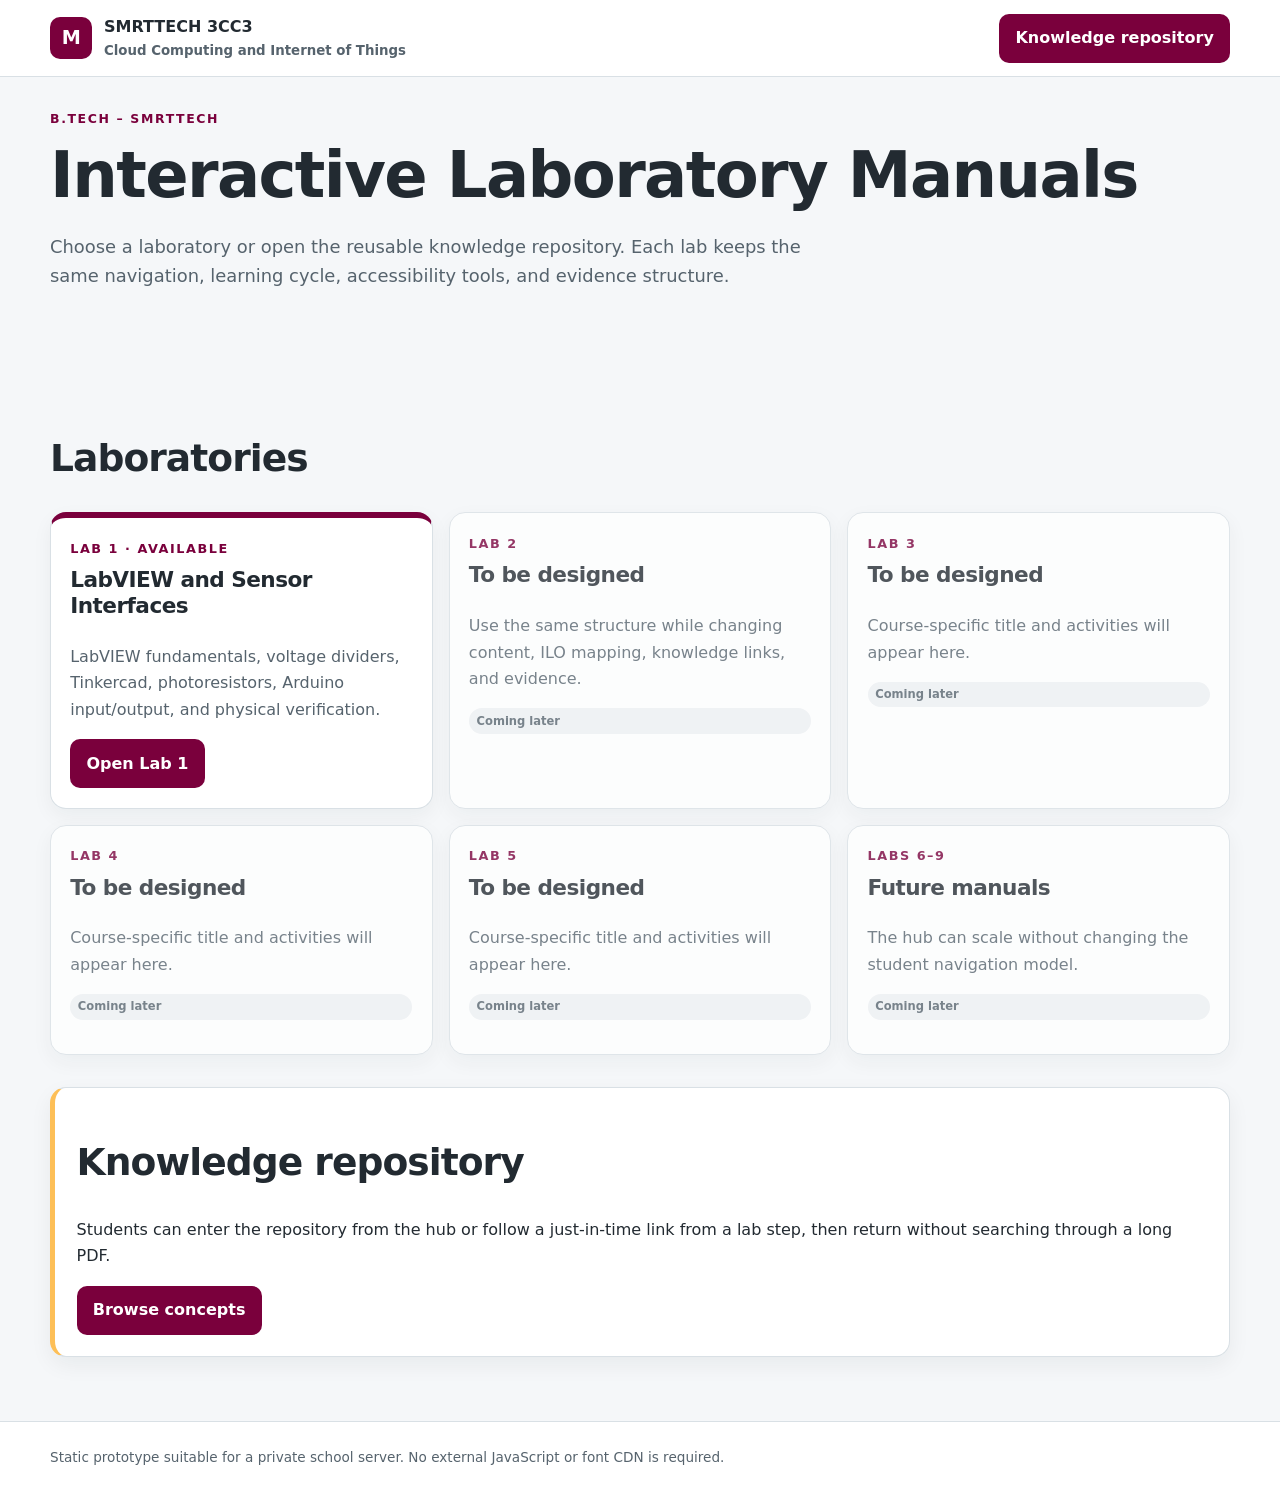
<file: index.html>
<!doctype html>
<html lang="en">
<head>
  <meta charset="utf-8">
  <meta name="viewport" content="width=device-width, initial-scale=1">
  <title>SMRTTECH 3CC3 | Interactive Laboratory Manuals</title>
  <link rel="stylesheet" href="assets/css/site.css">
</head>
<body>
  <a class="skip-link" href="#mainContent">Skip to laboratory list</a>
  <header class="site-header">
    <div class="site-header__inner">
      <a class="brand" href="index.html"><span class="brand-mark" aria-hidden="true">M</span><span>SMRTTECH 3CC3 <small>Cloud Computing and Internet of Things</small></span></a>
      <nav class="top-links" aria-label="Course navigation"><a class="button button--primary" href="knowledge/index.html">Knowledge repository</a></nav>
    </div>
  </header>

  <div class="page-shell hero">
    <p class="eyebrow">B.Tech – SMRTTECH</p>
    <h1>Interactive Laboratory Manuals</h1>
    <p class="lead">Choose a laboratory or open the reusable knowledge repository. Each lab keeps the same navigation, learning cycle, accessibility tools, and evidence structure.</p>
  </div>

  <main id="mainContent" class="page-shell">
    <section aria-labelledby="labsHeading">
      <h2 id="labsHeading">Laboratories</h2>
      <div class="hub-grid">
        <a class="lab-tile lab-tile--active" href="labs/lab-01/index.html">
          <span class="lab-number">Lab 1 · Available</span>
          <h2>LabVIEW and Sensor Interfaces</h2>
          <p>LabVIEW fundamentals, voltage dividers, Tinkercad, photoresistors, Arduino input/output, and physical verification.</p>
          <span class="button button--primary">Open Lab 1</span>
        </a>
        <div class="lab-tile lab-tile--future"><span class="lab-number">Lab 2</span><h2>To be designed</h2><p>Use the same structure while changing content, ILO mapping, knowledge links, and evidence.</p><span class="tag">Coming later</span></div>
        <div class="lab-tile lab-tile--future"><span class="lab-number">Lab 3</span><h2>To be designed</h2><p>Course-specific title and activities will appear here.</p><span class="tag">Coming later</span></div>
        <div class="lab-tile lab-tile--future"><span class="lab-number">Lab 4</span><h2>To be designed</h2><p>Course-specific title and activities will appear here.</p><span class="tag">Coming later</span></div>
        <div class="lab-tile lab-tile--future"><span class="lab-number">Lab 5</span><h2>To be designed</h2><p>Course-specific title and activities will appear here.</p><span class="tag">Coming later</span></div>
        <div class="lab-tile lab-tile--future"><span class="lab-number">Labs 6–9</span><h2>Future manuals</h2><p>The hub can scale without changing the student navigation model.</p><span class="tag">Coming later</span></div>
      </div>
    </section>

    <section class="card card--gold" style="margin-top:2rem">
      <h2>Knowledge repository</h2>
      <p>Students can enter the repository from the hub or follow a just-in-time link from a lab step, then return without searching through a long PDF.</p>
      <a class="button button--primary" href="knowledge/index.html">Browse concepts</a>
    </section>
  </main>

  <footer class="site-footer"><div class="site-footer__inner">Static prototype suitable for a private school server. No external JavaScript or font CDN is required.</div></footer>
</body>
</html>
</file>
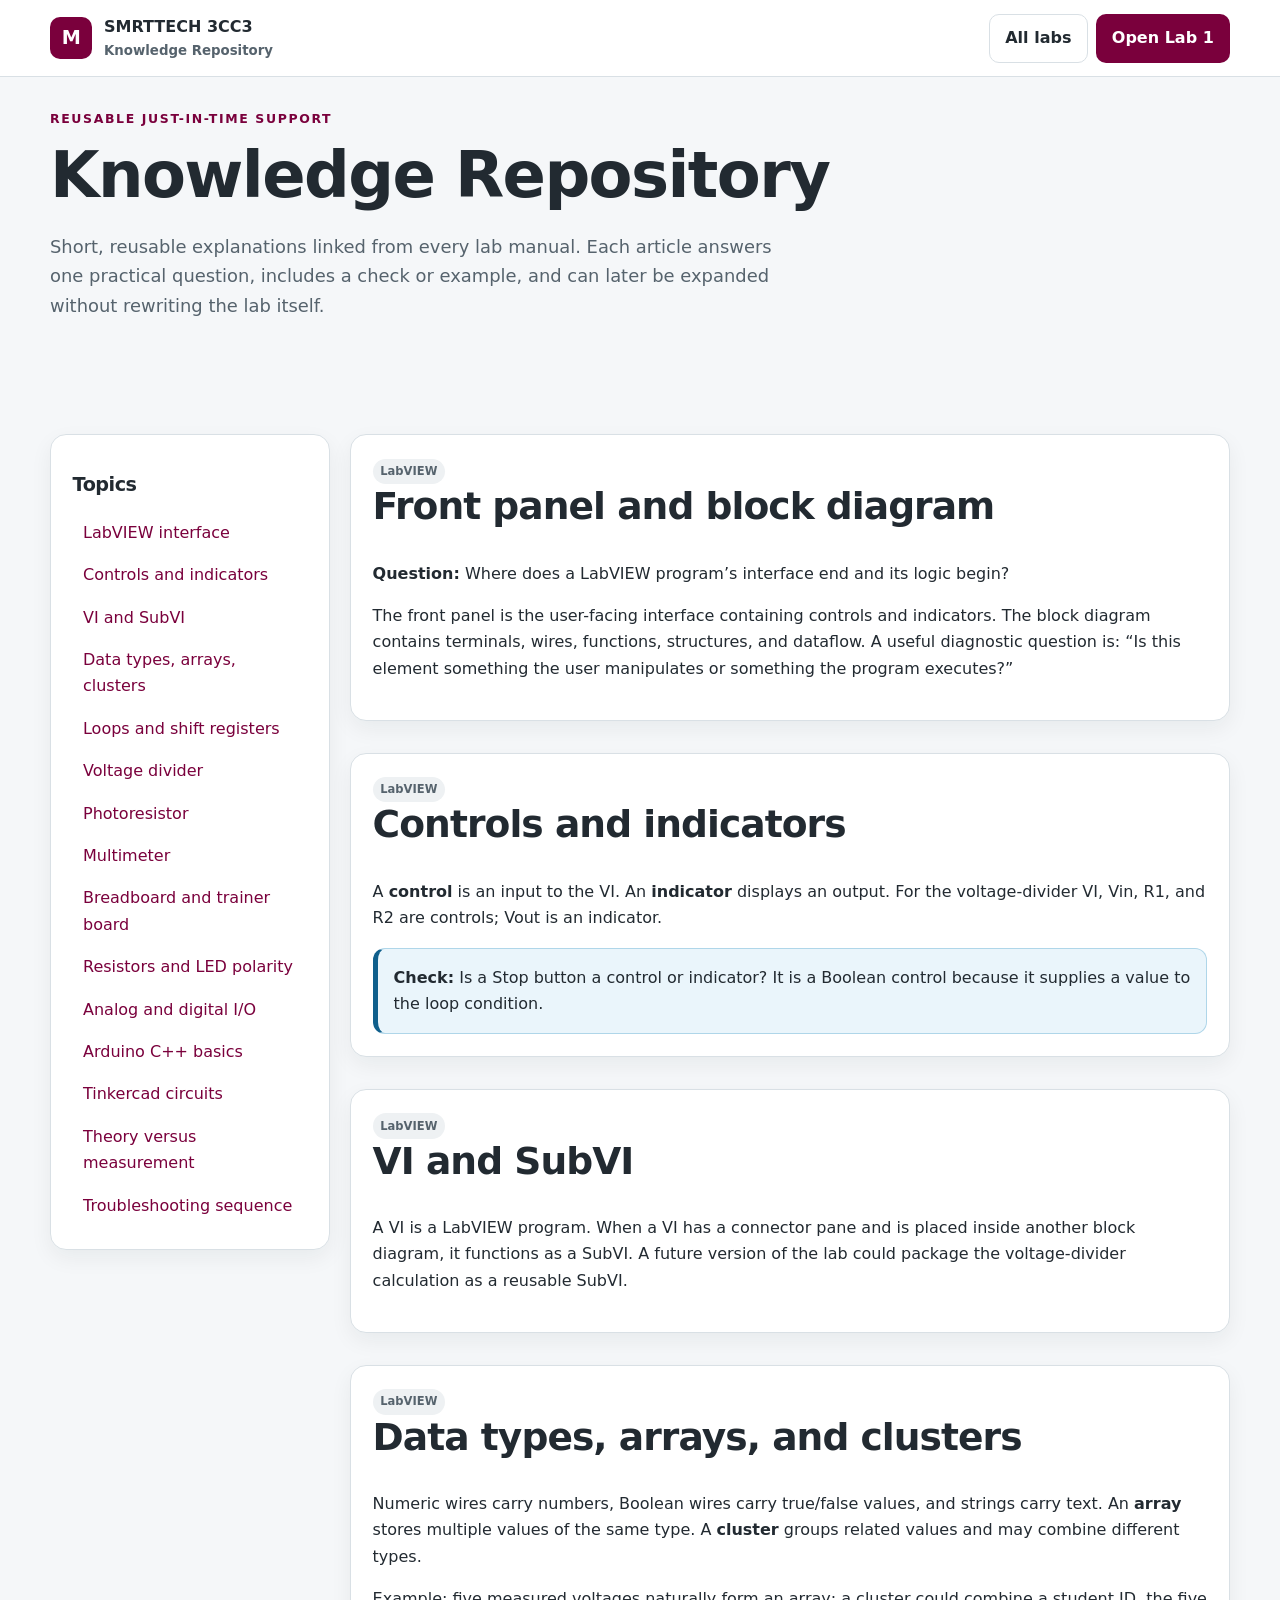
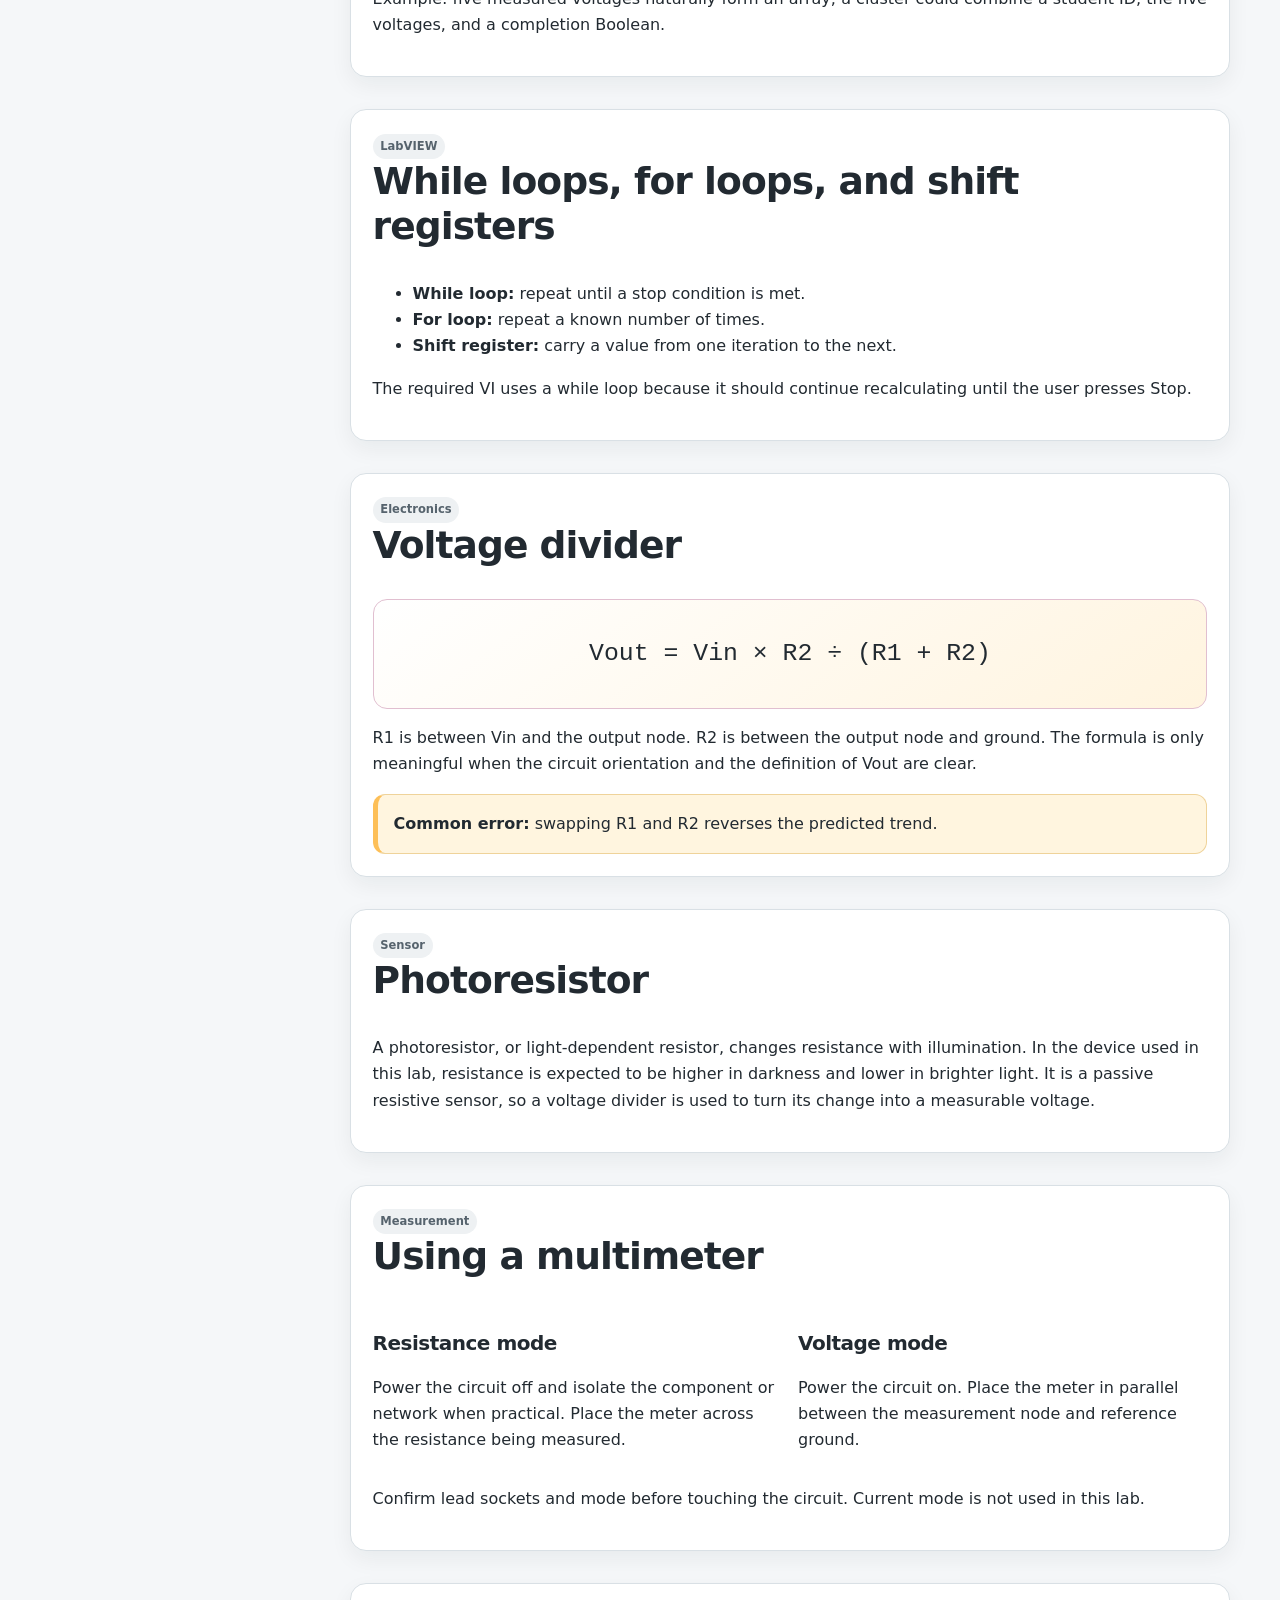
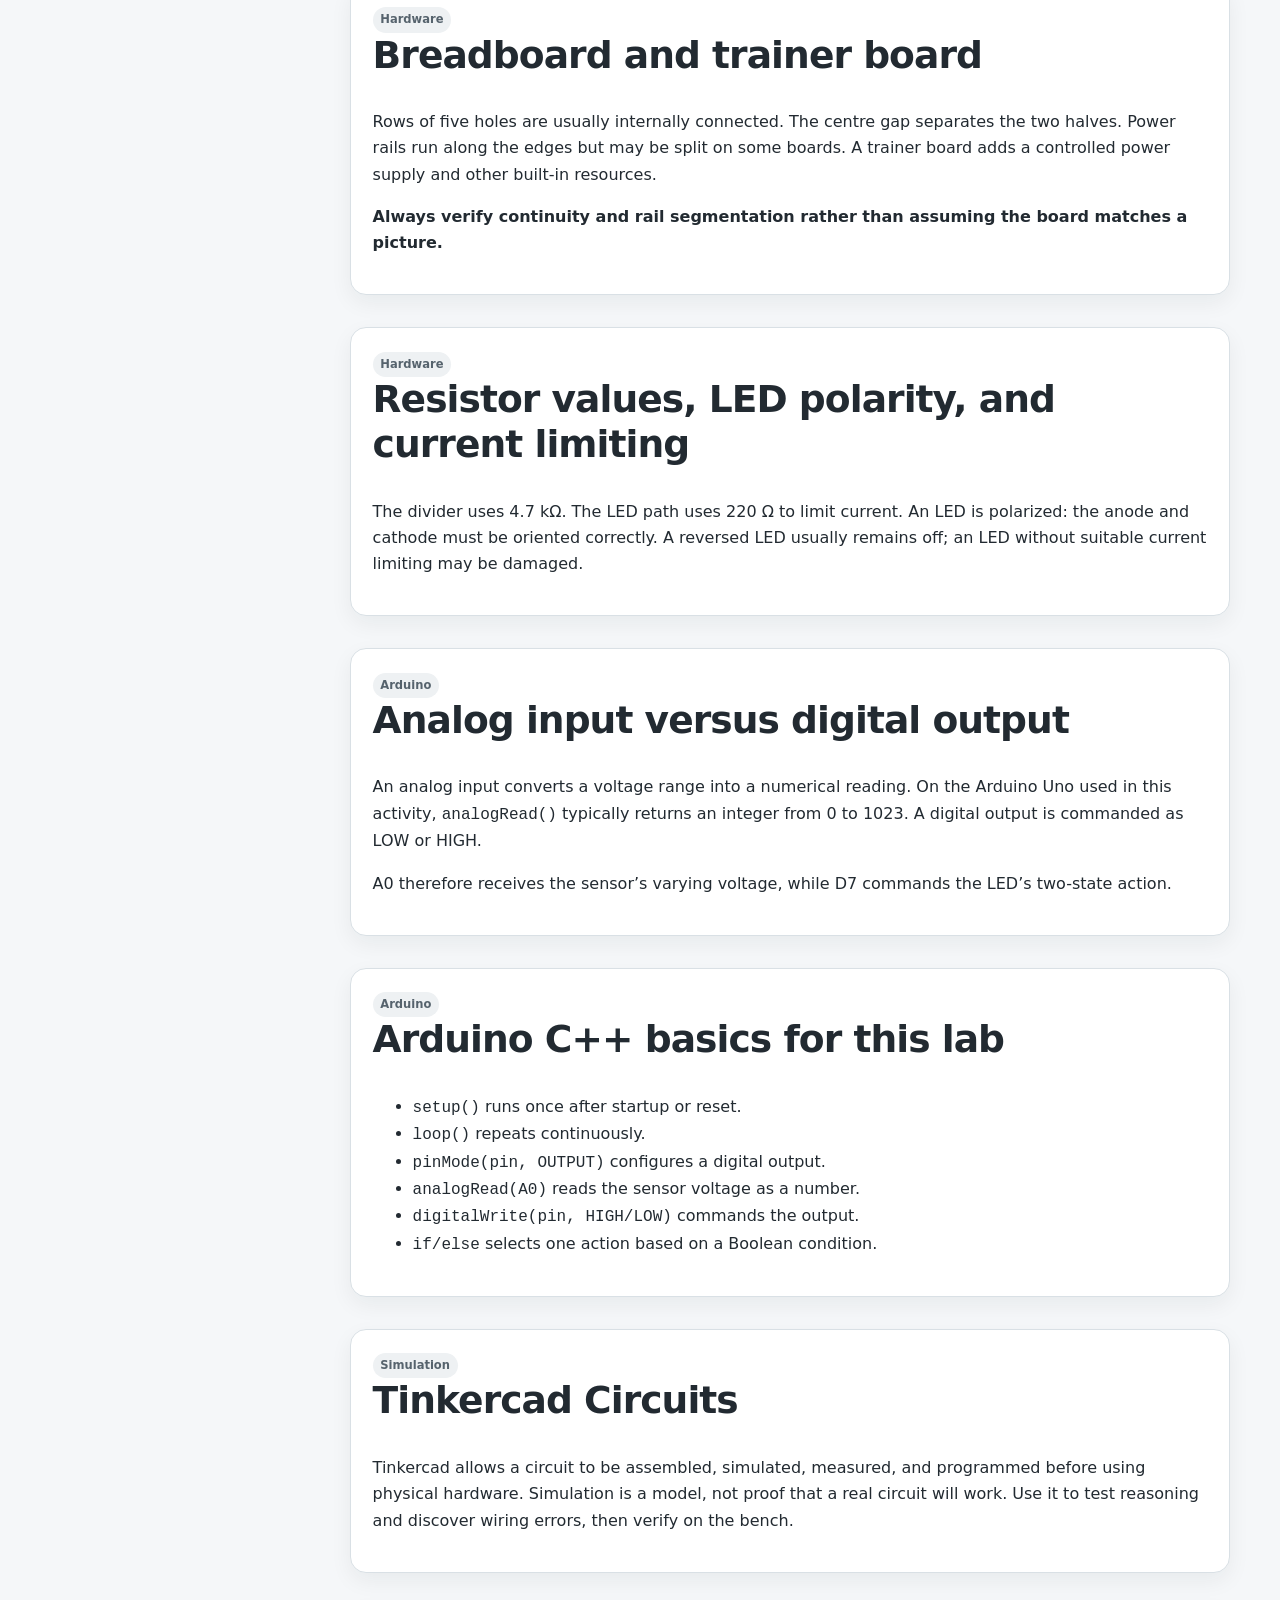
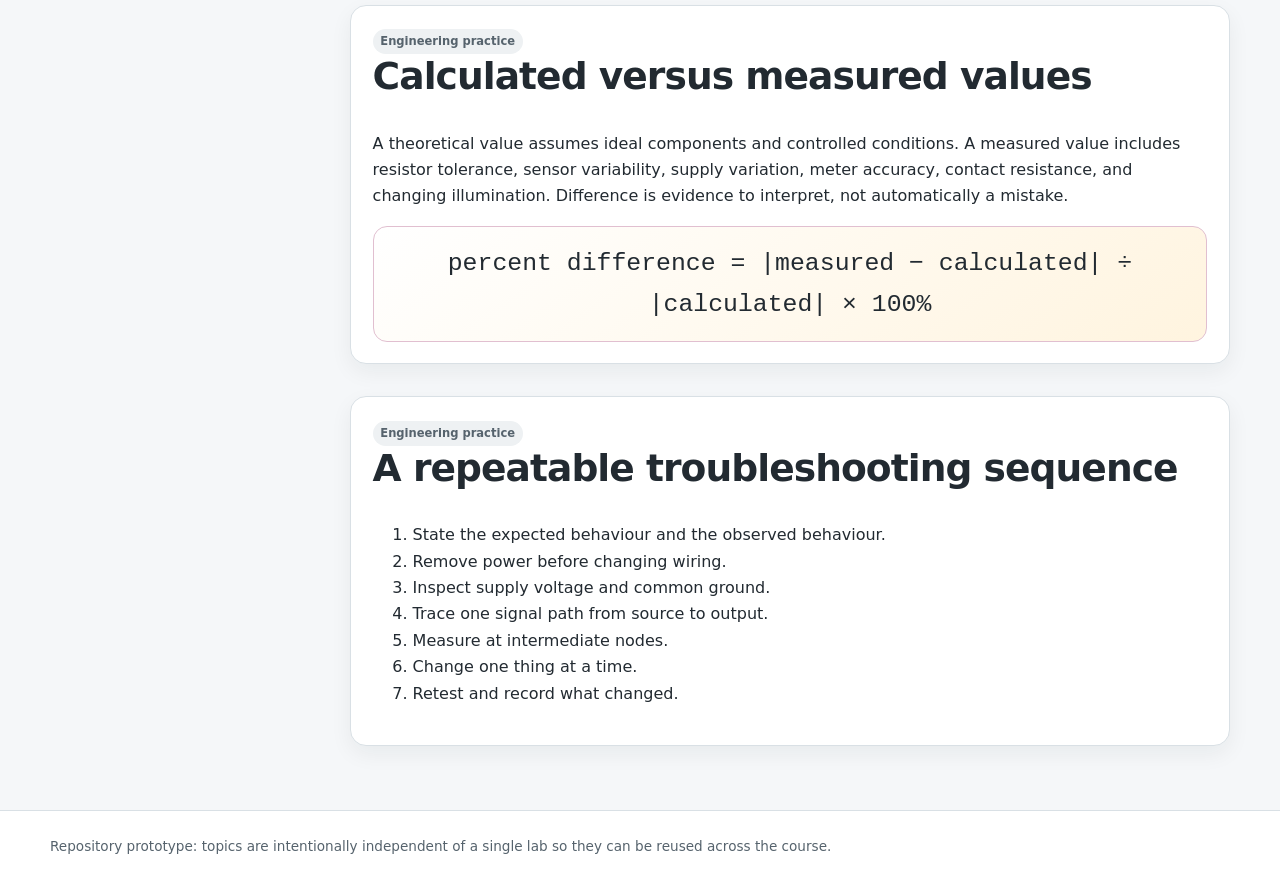
<file: knowledge/index.html>
<!doctype html>
<html lang="en">
<head>
  <meta charset="utf-8">
  <meta name="viewport" content="width=device-width, initial-scale=1">
  <title>Knowledge Repository | SMRTTECH 3CC3</title>
  <link rel="stylesheet" href="../assets/css/site.css">
</head>
<body>
  <a class="skip-link" href="#mainContent">Skip to repository content</a>
  <header class="site-header">
    <div class="site-header__inner">
      <a class="brand" href="../index.html"><span class="brand-mark" aria-hidden="true">M</span><span>SMRTTECH 3CC3 <small>Knowledge Repository</small></span></a>
      <nav class="top-links" aria-label="Repository navigation">
        <a class="button button--secondary" href="../index.html">All labs</a>
        <a class="button button--primary" href="../labs/lab-01/index.html">Open Lab 1</a>
      </nav>
    </div>
  </header>

  <div class="page-shell hero">
    <p class="eyebrow">Reusable just-in-time support</p>
    <h1>Knowledge Repository</h1>
    <p class="lead">Short, reusable explanations linked from every lab manual. Each article answers one practical question, includes a check or example, and can later be expanded without rewriting the lab itself.</p>
  </div>

  <main id="mainContent" class="page-shell knowledge-layout">
    <nav class="card knowledge-nav" aria-label="Knowledge topics">
      <h2 style="font-size:1.2rem">Topics</h2>
      <a href="#labview-interface">LabVIEW interface</a>
      <a href="#controls-indicators">Controls and indicators</a>
      <a href="#vi-subvi">VI and SubVI</a>
      <a href="#labview-data">Data types, arrays, clusters</a>
      <a href="#labview-loops">Loops and shift registers</a>
      <a href="#voltage-divider">Voltage divider</a>
      <a href="#photoresistor">Photoresistor</a>
      <a href="#multimeter">Multimeter</a>
      <a href="#breadboard">Breadboard and trainer board</a>
      <a href="#resistors-led">Resistors and LED polarity</a>
      <a href="#analog-digital">Analog and digital I/O</a>
      <a href="#arduino-code">Arduino C++ basics</a>
      <a href="#tinkercad">Tinkercad circuits</a>
      <a href="#measurement">Theory versus measurement</a>
      <a href="#troubleshooting">Troubleshooting sequence</a>
    </nav>

    <div class="stack">
      <article id="labview-interface" class="card knowledge-topic">
        <span class="tag">LabVIEW</span>
        <h2>Front panel and block diagram</h2>
        <p><strong>Question:</strong> Where does a LabVIEW program’s interface end and its logic begin?</p>
        <p>The front panel is the user-facing interface containing controls and indicators. The block diagram contains terminals, wires, functions, structures, and dataflow. A useful diagnostic question is: “Is this element something the user manipulates or something the program executes?”</p>
      </article>

      <article id="controls-indicators" class="card knowledge-topic">
        <span class="tag">LabVIEW</span>
        <h2>Controls and indicators</h2>
        <p>A <strong>control</strong> is an input to the VI. An <strong>indicator</strong> displays an output. For the voltage-divider VI, Vin, R1, and R2 are controls; Vout is an indicator.</p>
        <div class="callout callout--question"><strong>Check:</strong> Is a Stop button a control or indicator? It is a Boolean control because it supplies a value to the loop condition.</div>
      </article>

      <article id="vi-subvi" class="card knowledge-topic">
        <span class="tag">LabVIEW</span>
        <h2>VI and SubVI</h2>
        <p>A VI is a LabVIEW program. When a VI has a connector pane and is placed inside another block diagram, it functions as a SubVI. A future version of the lab could package the voltage-divider calculation as a reusable SubVI.</p>
      </article>

      <article id="labview-data" class="card knowledge-topic">
        <span class="tag">LabVIEW</span>
        <h2>Data types, arrays, and clusters</h2>
        <p>Numeric wires carry numbers, Boolean wires carry true/false values, and strings carry text. An <strong>array</strong> stores multiple values of the same type. A <strong>cluster</strong> groups related values and may combine different types.</p>
        <p>Example: five measured voltages naturally form an array; a cluster could combine a student ID, the five voltages, and a completion Boolean.</p>
      </article>

      <article id="labview-loops" class="card knowledge-topic">
        <span class="tag">LabVIEW</span>
        <h2>While loops, for loops, and shift registers</h2>
        <ul>
          <li><strong>While loop:</strong> repeat until a stop condition is met.</li>
          <li><strong>For loop:</strong> repeat a known number of times.</li>
          <li><strong>Shift register:</strong> carry a value from one iteration to the next.</li>
        </ul>
        <p>The required VI uses a while loop because it should continue recalculating until the user presses Stop.</p>
      </article>

      <article id="voltage-divider" class="card knowledge-topic">
        <span class="tag">Electronics</span>
        <h2>Voltage divider</h2>
        <div class="formula">Vout = Vin × R2 ÷ (R1 + R2)</div>
        <p>R1 is between Vin and the output node. R2 is between the output node and ground. The formula is only meaningful when the circuit orientation and the definition of Vout are clear.</p>
        <div class="callout callout--warning"><strong>Common error:</strong> swapping R1 and R2 reverses the predicted trend.</div>
      </article>

      <article id="photoresistor" class="card knowledge-topic">
        <span class="tag">Sensor</span>
        <h2>Photoresistor</h2>
        <p>A photoresistor, or light-dependent resistor, changes resistance with illumination. In the device used in this lab, resistance is expected to be higher in darkness and lower in brighter light. It is a passive resistive sensor, so a voltage divider is used to turn its change into a measurable voltage.</p>
      </article>

      <article id="multimeter" class="card knowledge-topic">
        <span class="tag">Measurement</span>
        <h2>Using a multimeter</h2>
        <div class="grid-2">
          <div><h3>Resistance mode</h3><p>Power the circuit off and isolate the component or network when practical. Place the meter across the resistance being measured.</p></div>
          <div><h3>Voltage mode</h3><p>Power the circuit on. Place the meter in parallel between the measurement node and reference ground.</p></div>
        </div>
        <p>Confirm lead sockets and mode before touching the circuit. Current mode is not used in this lab.</p>
      </article>

      <article id="breadboard" class="card knowledge-topic">
        <span class="tag">Hardware</span>
        <h2>Breadboard and trainer board</h2>
        <p>Rows of five holes are usually internally connected. The centre gap separates the two halves. Power rails run along the edges but may be split on some boards. A trainer board adds a controlled power supply and other built-in resources.</p>
        <p><strong>Always verify continuity and rail segmentation rather than assuming the board matches a picture.</strong></p>
      </article>

      <article id="resistors-led" class="card knowledge-topic">
        <span class="tag">Hardware</span>
        <h2>Resistor values, LED polarity, and current limiting</h2>
        <p>The divider uses 4.7 kΩ. The LED path uses 220 Ω to limit current. An LED is polarized: the anode and cathode must be oriented correctly. A reversed LED usually remains off; an LED without suitable current limiting may be damaged.</p>
      </article>

      <article id="analog-digital" class="card knowledge-topic">
        <span class="tag">Arduino</span>
        <h2>Analog input versus digital output</h2>
        <p>An analog input converts a voltage range into a numerical reading. On the Arduino Uno used in this activity, <code>analogRead()</code> typically returns an integer from 0 to 1023. A digital output is commanded as LOW or HIGH.</p>
        <p>A0 therefore receives the sensor’s varying voltage, while D7 commands the LED’s two-state action.</p>
      </article>

      <article id="arduino-code" class="card knowledge-topic">
        <span class="tag">Arduino</span>
        <h2>Arduino C++ basics for this lab</h2>
        <ul>
          <li><code>setup()</code> runs once after startup or reset.</li>
          <li><code>loop()</code> repeats continuously.</li>
          <li><code>pinMode(pin, OUTPUT)</code> configures a digital output.</li>
          <li><code>analogRead(A0)</code> reads the sensor voltage as a number.</li>
          <li><code>digitalWrite(pin, HIGH/LOW)</code> commands the output.</li>
          <li><code>if/else</code> selects one action based on a Boolean condition.</li>
        </ul>
      </article>

      <article id="tinkercad" class="card knowledge-topic">
        <span class="tag">Simulation</span>
        <h2>Tinkercad Circuits</h2>
        <p>Tinkercad allows a circuit to be assembled, simulated, measured, and programmed before using physical hardware. Simulation is a model, not proof that a real circuit will work. Use it to test reasoning and discover wiring errors, then verify on the bench.</p>
      </article>

      <article id="measurement" class="card knowledge-topic">
        <span class="tag">Engineering practice</span>
        <h2>Calculated versus measured values</h2>
        <p>A theoretical value assumes ideal components and controlled conditions. A measured value includes resistor tolerance, sensor variability, supply variation, meter accuracy, contact resistance, and changing illumination. Difference is evidence to interpret, not automatically a mistake.</p>
        <div class="formula">percent difference = |measured − calculated| ÷ |calculated| × 100%</div>
      </article>

      <article id="troubleshooting" class="card knowledge-topic">
        <span class="tag">Engineering practice</span>
        <h2>A repeatable troubleshooting sequence</h2>
        <ol>
          <li>State the expected behaviour and the observed behaviour.</li>
          <li>Remove power before changing wiring.</li>
          <li>Inspect supply voltage and common ground.</li>
          <li>Trace one signal path from source to output.</li>
          <li>Measure at intermediate nodes.</li>
          <li>Change one thing at a time.</li>
          <li>Retest and record what changed.</li>
        </ol>
      </article>
    </div>
  </main>

  <footer class="site-footer"><div class="site-footer__inner">Repository prototype: topics are intentionally independent of a single lab so they can be reused across the course.</div></footer>
</body>
</html>
</file>
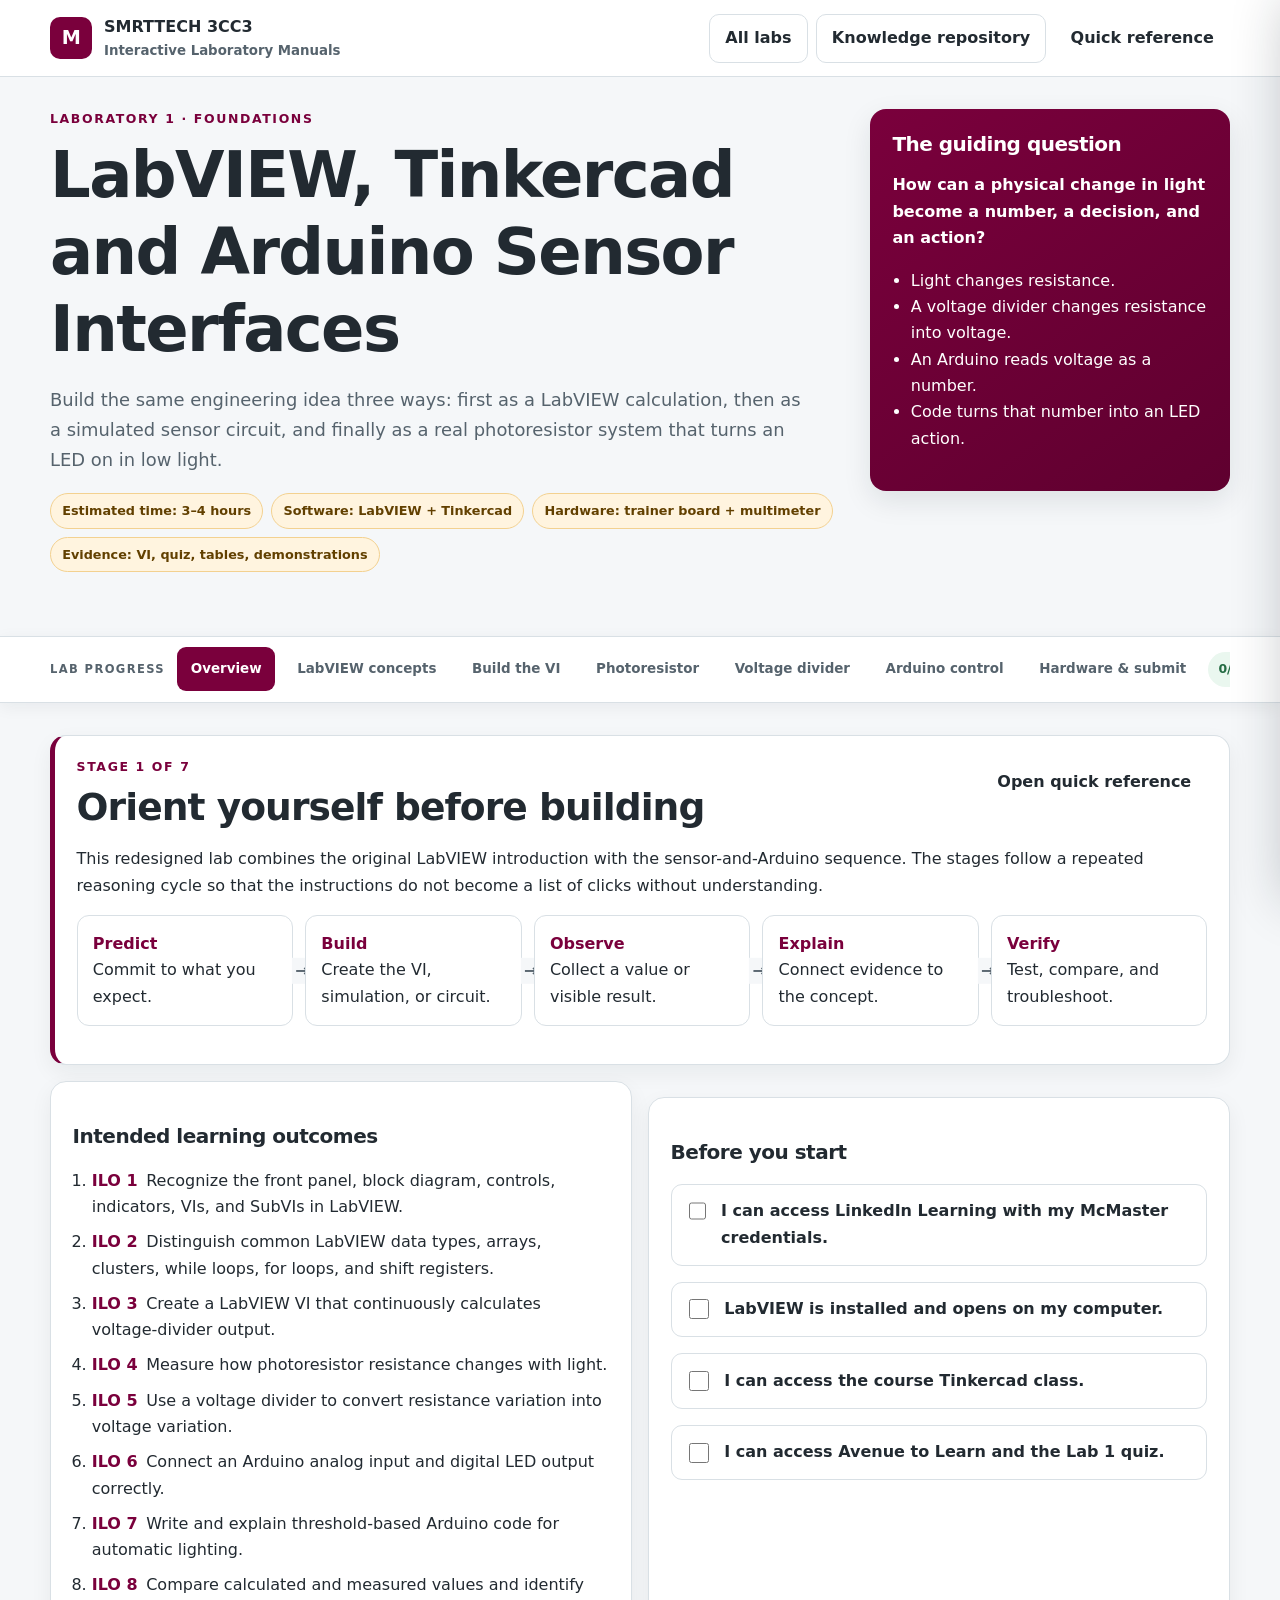
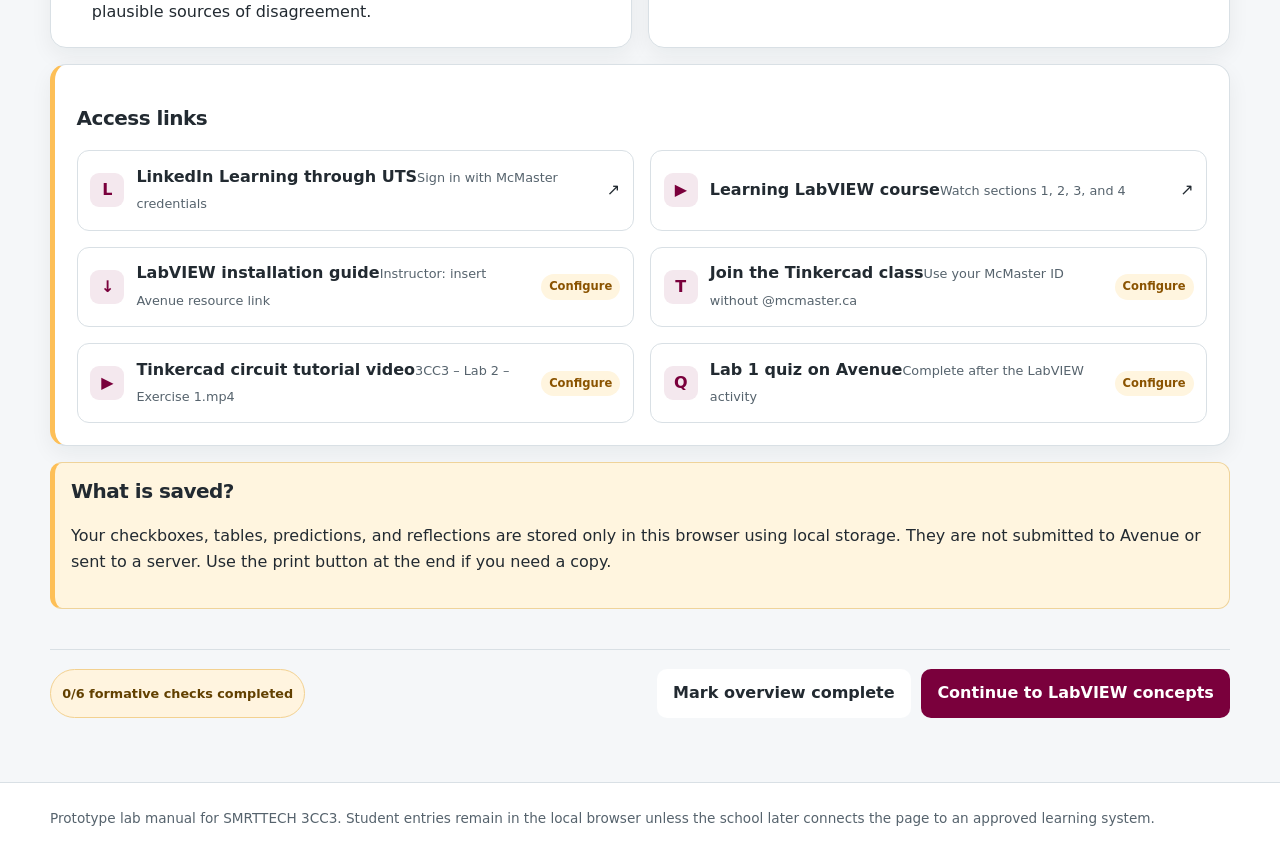
<file: labs/lab-01/index.html>
<!doctype html>
<html lang="en">
<head>
  <meta charset="utf-8">
  <meta name="viewport" content="width=device-width, initial-scale=1">
  <meta name="description" content="Interactive Lab 1 manual for SMRTTECH 3CC3: LabVIEW, Tinkercad, Arduino, photoresistors, and voltage dividers.">
  <title>Lab 1 | LabVIEW and Sensor Interfaces | SMRTTECH 3CC3</title>
  <link rel="stylesheet" href="../../assets/css/site.css">
  <script src="../../assets/js/lab-01.js" defer></script>
</head>
<body>
  <a class="skip-link" href="#mainContent">Skip to lab content</a>

  <header class="site-header">
    <div class="site-header__inner">
      <a class="brand" href="../../index.html" aria-label="Return to SMRTTECH 3CC3 lab hub">
        <span class="brand-mark" aria-hidden="true">M</span>
        <span>SMRTTECH 3CC3 <small>Interactive Laboratory Manuals</small></span>
      </a>
      <nav class="top-links" aria-label="Course tools">
        <a class="button button--secondary" href="../../index.html">All labs</a>
        <a class="button button--secondary" href="../../knowledge/index.html">Knowledge repository</a>
        <button class="button button--secondary" type="button" data-open-drawer>Quick reference</button>
      </nav>
    </div>
  </header>

  <div class="page-shell hero">
    <div class="hero__grid">
      <div>
        <p class="eyebrow">Laboratory 1 · Foundations</p>
        <h1>LabVIEW, Tinkercad and Arduino Sensor Interfaces</h1>
        <p class="lead">
          Build the same engineering idea three ways: first as a LabVIEW calculation, then as a simulated sensor circuit, and finally as a real photoresistor system that turns an LED on in low light.
        </p>
        <div class="chip-row" aria-label="Lab summary">
          <span class="chip">Estimated time: 3–4 hours</span>
          <span class="chip">Software: LabVIEW + Tinkercad</span>
          <span class="chip">Hardware: trainer board + multimeter</span>
          <span class="chip">Evidence: VI, quiz, tables, demonstrations</span>
        </div>
      </div>
      <aside class="hero-card" aria-labelledby="labQuestionHeading">
        <h2 id="labQuestionHeading">The guiding question</h2>
        <p><strong>How can a physical change in light become a number, a decision, and an action?</strong></p>
        <ul>
          <li>Light changes resistance.</li>
          <li>A voltage divider changes resistance into voltage.</li>
          <li>An Arduino reads voltage as a number.</li>
          <li>Code turns that number into an LED action.</li>
        </ul>
      </aside>
    </div>
  </div>

  <nav class="stage-nav" aria-label="Lab stages">
    <div class="stage-nav__inner" role="tablist" aria-label="Lab progress stages">
      <span class="stage-nav__label">Lab progress</span>
      <button id="tab-0" class="stage-tab" type="button" role="tab" data-stage-tab aria-selected="true" aria-controls="stage-0">Overview</button>
      <button id="tab-1" class="stage-tab" type="button" role="tab" data-stage-tab aria-selected="false" aria-controls="stage-1">LabVIEW concepts</button>
      <button id="tab-2" class="stage-tab" type="button" role="tab" data-stage-tab aria-selected="false" aria-controls="stage-2">Build the VI</button>
      <button id="tab-3" class="stage-tab" type="button" role="tab" data-stage-tab aria-selected="false" aria-controls="stage-3">Photoresistor</button>
      <button id="tab-4" class="stage-tab" type="button" role="tab" data-stage-tab aria-selected="false" aria-controls="stage-4">Voltage divider</button>
      <button id="tab-5" class="stage-tab" type="button" role="tab" data-stage-tab aria-selected="false" aria-controls="stage-5">Arduino control</button>
      <button id="tab-6" class="stage-tab" type="button" role="tab" data-stage-tab aria-selected="false" aria-controls="stage-6">Hardware & submit</button>
      <span class="stage-progress" id="stageProgress" aria-live="polite">0/7 stages marked complete</span>
    </div>
  </nav>

  <main id="mainContent" class="page-shell">
    <p class="print-only"><strong>SMRTTECH 3CC3 – Laboratory 1: LabVIEW, Tinkercad and Arduino Sensor Interfaces</strong></p>

    <section id="stage-0" class="stage-panel stack" role="tabpanel" data-stage-panel aria-labelledby="tab-0">
      <article class="card card--accent">
        <div class="card__header">
          <div>
            <p class="eyebrow">Stage 1 of 7</p>
            <h2>Orient yourself before building</h2>
          </div>
          <button class="button button--secondary no-print" type="button" data-open-drawer>Open quick reference</button>
        </div>
        <p>
          This redesigned lab combines the original LabVIEW introduction with the sensor-and-Arduino sequence. The stages follow a repeated reasoning cycle so that the instructions do not become a list of clicks without understanding.
        </p>
        <div class="pathway" aria-label="Learning cycle">
          <div class="pathway__step"><strong>Predict</strong>Commit to what you expect.</div>
          <div class="pathway__step"><strong>Build</strong>Create the VI, simulation, or circuit.</div>
          <div class="pathway__step"><strong>Observe</strong>Collect a value or visible result.</div>
          <div class="pathway__step"><strong>Explain</strong>Connect evidence to the concept.</div>
          <div class="pathway__step"><strong>Verify</strong>Test, compare, and troubleshoot.</div>
        </div>
      </article>

      <div class="grid-2">
        <article class="card">
          <h3>Intended learning outcomes</h3>
          <ol class="outcome-list">
            <li><span class="outcome-code">ILO 1</span>Recognize the front panel, block diagram, controls, indicators, VIs, and SubVIs in LabVIEW.</li>
            <li><span class="outcome-code">ILO 2</span>Distinguish common LabVIEW data types, arrays, clusters, while loops, for loops, and shift registers.</li>
            <li><span class="outcome-code">ILO 3</span>Create a LabVIEW VI that continuously calculates voltage-divider output.</li>
            <li><span class="outcome-code">ILO 4</span>Measure how photoresistor resistance changes with light.</li>
            <li><span class="outcome-code">ILO 5</span>Use a voltage divider to convert resistance variation into voltage variation.</li>
            <li><span class="outcome-code">ILO 6</span>Connect an Arduino analog input and digital LED output correctly.</li>
            <li><span class="outcome-code">ILO 7</span>Write and explain threshold-based Arduino code for automatic lighting.</li>
            <li><span class="outcome-code">ILO 8</span>Compare calculated and measured values and identify plausible sources of disagreement.</li>
          </ol>
        </article>

        <article class="card">
          <h3>Before you start</h3>
          <div class="stack">
            <label class="check-row"><input type="checkbox" data-persist="ready-linkedin"><span>I can access LinkedIn Learning with my McMaster credentials.</span></label>
            <label class="check-row"><input type="checkbox" data-persist="ready-labview"><span>LabVIEW is installed and opens on my computer.</span></label>
            <label class="check-row"><input type="checkbox" data-persist="ready-tinkercad"><span>I can access the course Tinkercad class.</span></label>
            <label class="check-row"><input type="checkbox" data-persist="ready-avenue"><span>I can access Avenue to Learn and the Lab 1 quiz.</span></label>
          </div>
        </article>
      </div>

      <article class="card card--gold">
        <h3>Access links</h3>
        <div class="grid-2">
          <a class="resource-link" href="https://uts.mcmaster.ca/services/teaching-and-learning/linkedin-learning/" target="_blank" rel="noopener">
            <span class="resource-icon" aria-hidden="true">L</span><span><strong>LinkedIn Learning through UTS</strong><span class="resource-meta">Sign in with McMaster credentials</span></span><span aria-hidden="true">↗</span>
          </a>
          <a class="resource-link" href="https://www.linkedin.com/learning/learning-labview" target="_blank" rel="noopener">
            <span class="resource-icon" aria-hidden="true">▶</span><span><strong>Learning LabVIEW course</strong><span class="resource-meta">Watch sections 1, 2, 3, and 4</span></span><span aria-hidden="true">↗</span>
          </a>
          <a class="resource-link" href="#" data-placeholder-link="The LabVIEW installation guide">
            <span class="resource-icon" aria-hidden="true">↓</span><span><strong>LabVIEW installation guide</strong><span class="resource-meta">Instructor: insert Avenue resource link</span></span><span class="placeholder-badge">Configure</span>
          </a>
          <a class="resource-link" href="#" data-placeholder-link="The Tinkercad class link">
            <span class="resource-icon" aria-hidden="true">T</span><span><strong>Join the Tinkercad class</strong><span class="resource-meta">Use your McMaster ID without @mcmaster.ca</span></span><span class="placeholder-badge">Configure</span>
          </a>
          <a class="resource-link" href="#" data-placeholder-link="The MacVideo tutorial">
            <span class="resource-icon" aria-hidden="true">▶</span><span><strong>Tinkercad circuit tutorial video</strong><span class="resource-meta">3CC3 – Lab 2 – Exercise 1.mp4</span></span><span class="placeholder-badge">Configure</span>
          </a>
          <a class="resource-link" href="#" data-placeholder-link="The Avenue Lab 1 quiz">
            <span class="resource-icon" aria-hidden="true">Q</span><span><strong>Lab 1 quiz on Avenue</strong><span class="resource-meta">Complete after the LabVIEW activity</span></span><span class="placeholder-badge">Configure</span>
          </a>
        </div>
      </article>

      <article class="callout callout--warning">
        <h3>What is saved?</h3>
        <p>Your checkboxes, tables, predictions, and reflections are stored only in this browser using local storage. They are not submitted to Avenue or sent to a server. Use the print button at the end if you need a copy.</p>
      </article>

      <div class="stage-footer">
        <span id="knowledgeCheckProgress" class="chip" aria-live="polite">0/6 formative checks completed</span>
        <div class="cluster">
          <button class="button button--secondary" type="button" data-complete-stage="0">Mark overview complete</button>
          <button class="button button--primary" type="button" data-next-stage>Continue to LabVIEW concepts</button>
        </div>
      </div>
    </section>

    <section id="stage-1" class="stage-panel stack" role="tabpanel" data-stage-panel aria-labelledby="tab-1" hidden>
      <article class="card card--accent">
        <div class="card__header">
          <div><p class="eyebrow">Stage 2 of 7 · ILO 1–2</p><h2>Learn the LabVIEW language before copying a diagram</h2></div>
          <span class="chip">Watch sections 1–4</span>
        </div>
        <p>As you watch the LinkedIn Learning course, pause after each section and answer the questions below. The goal is not to memorize interface names; it is to understand what role each object plays.</p>
      </article>

      <div class="grid-2">
        <article class="card">
          <h3>Concept map</h3>
          <div class="stack">
            <details open><summary>Front panel and block diagram</summary><div><p>The <strong>front panel</strong> is the user interface. The <strong>block diagram</strong> contains dataflow logic and structures.</p><p><a href="../../knowledge/index.html#labview-interface">Open the repository article</a></p></div></details>
            <details><summary>Controls and indicators</summary><div><p>A control supplies data to the VI; an indicator displays data produced by the VI.</p><p><a href="../../knowledge/index.html#controls-indicators">Open the repository article</a></p></div></details>
            <details><summary>VI and SubVI</summary><div><p>A VI is a LabVIEW program. A VI can be packaged and reused inside another VI as a SubVI.</p><p><a href="../../knowledge/index.html#vi-subvi">Open the repository article</a></p></div></details>
            <details><summary>Data types, arrays, and clusters</summary><div><p>Data type determines what a wire carries. Arrays hold repeated values of one type; clusters group related values, possibly of different types.</p><p><a href="../../knowledge/index.html#labview-data">Open the repository article</a></p></div></details>
            <details><summary>While loops, for loops, and shift registers</summary><div><p>A while loop repeats until a condition is met. A for loop repeats a known number of times. A shift register carries a value from one loop iteration to the next.</p><p><a href="../../knowledge/index.html#labview-loops">Open the repository article</a></p></div></details>
          </div>
        </article>

        <article class="card">
          <h3>Socratic notebook</h3>
          <label>Why should <em>Vin</em>, <em>R1</em>, and <em>R2</em> be controls rather than indicators?
            <textarea data-persist="reflection-controls" placeholder="Because the user needs to…"></textarea>
          </label>
          <label>When would a for loop be more appropriate than the required while loop?
            <textarea data-persist="reflection-for-loop" placeholder="A for loop would make sense when…"></textarea>
          </label>
          <label>What information could a shift register remember in an improved version of this VI?
            <textarea data-persist="reflection-shift-register" placeholder="It could remember…"></textarea>
          </label>
        </article>
      </div>

      <div class="grid-2">
        <fieldset class="quiz-card" data-question="front-panel" data-correct="b" data-hint="Ask which part the user sees and operates." data-explanation="Correct. Controls and indicators appear on the front panel; their terminals and logic appear on the block diagram.">
          <legend>Where should the user enter Vin, R1, and R2?</legend>
          <label class="quiz-option"><input type="radio" name="front-panel" value="a">In a shift register on the block diagram</label>
          <label class="quiz-option"><input type="radio" name="front-panel" value="b">In numeric controls on the front panel</label>
          <label class="quiz-option"><input type="radio" name="front-panel" value="c">In an output indicator</label>
          <button class="button button--primary" type="button" data-check-question>Check reasoning</button>
          <div class="quiz-feedback" data-quiz-feedback hidden aria-live="polite"></div>
        </fieldset>

        <fieldset class="quiz-card" data-question="loop-choice" data-correct="a" data-hint="The VI must keep responding until the user chooses to stop." data-explanation="Correct. A while loop supports continuous recalculation and a user-controlled stop condition.">
          <legend>Why does the required VI use a while loop?</legend>
          <label class="quiz-option"><input type="radio" name="loop-choice" value="a">It should recalculate continuously until the user presses Stop.</label>
          <label class="quiz-option"><input type="radio" name="loop-choice" value="b">It must always run exactly ten times.</label>
          <label class="quiz-option"><input type="radio" name="loop-choice" value="c">A while loop automatically creates a SubVI.</label>
          <button class="button button--primary" type="button" data-check-question>Check reasoning</button>
          <div class="quiz-feedback" data-quiz-feedback hidden aria-live="polite"></div>
        </fieldset>
      </div>

      <article class="callout callout--question">
        <h3>Optional transfer challenge</h3>
        <p>Imagine calculating Vout for five different R2 values. Which concepts would you combine? A strong answer should mention an <strong>array</strong>, a <strong>for loop</strong>, and an output array or graph. This is not an extra deliverable; it checks whether the course concepts transfer beyond the screenshot.</p>
      </article>

      <div class="stage-footer">
        <button class="button button--secondary" type="button" data-previous-stage>Back</button>
        <div class="cluster"><button class="button button--secondary" type="button" data-complete-stage="1">Mark concepts complete</button><button class="button button--primary" type="button" data-next-stage>Build the VI</button></div>
      </div>
    </section>

    <section id="stage-2" class="stage-panel stack" role="tabpanel" data-stage-panel aria-labelledby="tab-2" hidden>
      <article class="card card--accent">
        <div class="card__header"><div><p class="eyebrow">Stage 3 of 7 · ILO 3</p><h2>Build a voltage-divider VI</h2></div><span class="chip">Deliverable: .vi file</span></div>
        <p>Create a VI that calculates Vout from Vin, R1, and R2. Your front panel must include your student name and ID.</p>
      </article>

      <div class="grid-2">
        <figure class="figure">
          <img src="../../assets/images/labview-divider.png" alt="Voltage divider schematic with R1 from Vin to the output node and R2 from the output node to ground.">
          <figcaption>Reference circuit: Vout is measured across R2.</figcaption>
        </figure>
        <div class="stack">
          <div class="formula" aria-label="Voltage divider equation">Vout = Vin × R2 ÷ (R1 + R2)</div>
          <article class="callout callout--question">
            <h3>Predict before calculating</h3>
            <label>If R2 increases while Vin and R1 stay fixed, what should happen to Vout?
              <select data-persist="prediction-r2">
                <option value="">Choose a prediction</option>
                <option>Vout should increase</option>
                <option>Vout should decrease</option>
                <option>Vout should stay the same</option>
              </select>
            </label>
            <label>Explain your prediction in one sentence.
              <textarea data-persist="prediction-r2-explain" placeholder="R2 becomes a larger fraction of…"></textarea>
            </label>
          </article>
        </div>
      </div>

      <article class="card">
        <h3>Test the equation before opening LabVIEW</h3>
        <div class="grid-3">
          <label>Vin (V)<input id="calcVin" type="number" min="0" step="0.01" value="12" data-persist="calc-vin"></label>
          <label>R1 (same units as R2)<input id="calcR1" type="number" min="0" step="0.01" value="1" data-persist="calc-r1"></label>
          <label>R2 (same units as R1)<input id="calcR2" type="number" min="0" step="0.01" value="5" data-persist="calc-r2"></label>
        </div>
        <div class="callout callout--success" style="margin-top:1rem"><strong>Expected Vout:</strong> <span id="calcVout" aria-live="polite">10.000 V</span></div>
      </article>

      <div class="grid-2">
        <article class="card">
          <h3>Build checklist</h3>
          <div class="stack">
            <label class="check-row"><input type="checkbox" data-persist="vi-front-panel"><span>Create numeric controls for Vin, R1, and R2 and a numeric indicator for Vout.</span></label>
            <label class="check-row"><input type="checkbox" data-persist="vi-block-diagram"><span>Wire the arithmetic on the block diagram using dataflow.</span></label>
            <label class="check-row"><input type="checkbox" data-persist="vi-while-loop"><span>Place the calculation inside a while loop.</span></label>
            <label class="check-row"><input type="checkbox" data-persist="vi-stop"><span>Add a Stop control and wire it to the loop condition.</span></label>
            <label class="check-row"><input type="checkbox" data-persist="vi-identity"><span>Add your student name and ID to the front panel.</span></label>
            <label class="check-row"><input type="checkbox" data-persist="vi-decorations"><span>Use labels and decorations so the interface communicates the circuit clearly.</span></label>
            <label class="check-row"><input type="checkbox" data-persist="vi-test"><span>Test at least three sets of valid values, including 12 V, 1, and 5.</span></label>
          </div>
        </article>
        <figure class="figure">
          <img src="../../assets/images/labview-front-panel.png" alt="Example LabVIEW front panel showing numeric controls for Vin, R1, and R2, a Vout indicator, student identity fields, a ground label, and a Stop button.">
          <figcaption>Example layout. Recreate the function, not merely the appearance.</figcaption>
        </figure>
      </div>

      <article class="callout callout--warning">
        <h3>Test a boundary case</h3>
        <p>What should your VI do if R1 + R2 = 0? The original exercise does not specify error handling. At minimum, recognize that division by zero is invalid. A robust VI would prevent or clearly report the condition.</p>
      </article>

      <fieldset class="quiz-card" data-question="divider-value" data-correct="c" data-hint="Calculate 12 × 5 ÷ (1 + 5)." data-explanation="Correct. 12 × 5 ÷ 6 = 10 V, matching the example front panel.">
        <legend>For Vin = 12 V, R1 = 1, and R2 = 5, what is Vout?</legend>
        <label class="quiz-option"><input type="radio" name="divider-value" value="a">2 V</label>
        <label class="quiz-option"><input type="radio" name="divider-value" value="b">6 V</label>
        <label class="quiz-option"><input type="radio" name="divider-value" value="c">10 V</label>
        <button class="button button--primary" type="button" data-check-question>Check reasoning</button>
        <div class="quiz-feedback" data-quiz-feedback hidden aria-live="polite"></div>
      </fieldset>

      <div class="stage-footer">
        <button class="button button--secondary" type="button" data-previous-stage>Back</button>
        <div class="cluster"><button class="button button--secondary" type="button" data-complete-stage="2">Mark VI stage complete</button><button class="button button--primary" type="button" data-next-stage>Explore the photoresistor</button></div>
      </div>
    </section>

    <section id="stage-3" class="stage-panel stack" role="tabpanel" data-stage-panel aria-labelledby="tab-3" hidden>
      <article class="card card--accent">
        <div class="card__header"><div><p class="eyebrow">Stage 4 of 7 · ILO 4</p><h2>Observe how light changes resistance</h2></div><span class="chip">Tinkercad Exercise 1</span></div>
        <p>Join the Tinkercad class, choose <strong>Join with Nickname</strong>, and use your McMaster ID without “@mcmaster.ca”. Create a new Circuit.</p>
      </article>

      <div class="grid-2">
        <article class="callout callout--question">
          <h3>Predict</h3>
          <label>As light on the photoresistor increases, its resistance will probably…
            <select data-persist="prediction-pr">
              <option value="">Choose a prediction</option>
              <option>increase</option>
              <option>decrease</option>
              <option>stay constant</option>
            </select>
          </label>
          <label>What physical observation would disprove your prediction?
            <textarea data-persist="prediction-pr-disprove" placeholder="My prediction would be wrong if…"></textarea>
          </label>
        </article>
        <figure class="figure">
          <img src="../../assets/images/tinkercad-photoresistor.png" alt="Tinkercad breadboard with a photoresistor inserted across separate rows and a multimeter connected across the two photoresistor legs in resistance mode.">
          <figcaption>Measure the component directly in resistance mode.</figcaption>
        </figure>
      </div>

      <article class="card">
        <h3>Build and measure</h3>
        <ol class="outcome-list">
          <li>Place the photoresistor so its left leg is in <strong>G8</strong> and right leg is in <strong>G9</strong>.</li>
          <li>Connect the multimeter terminals to <strong>J8</strong> and <strong>J9</strong>.</li>
          <li>Set the multimeter to <strong>Resistance</strong>.</li>
          <li>Start the simulation and record the resistance at each light level.</li>
        </ol>
        <div class="callout callout--danger" style="margin-top:1rem">
          <strong>Real-meter safety principle:</strong> resistance is normally measured on an unpowered circuit. Tinkercad protects you from many mistakes that a physical meter will not.
        </div>
      </article>

      <article class="card">
        <h3>Table 1 · Photoresistor resistance</h3>
        <div class="table-wrap">
          <table>
            <thead><tr><th>Light level</th><th>0%</th><th>25%</th><th>50%</th><th>75%</th><th>100%</th></tr></thead>
            <tbody><tr><th scope="row">PR resistance (kΩ)</th><td><input type="number" min="0" step="0.01" data-persist="pr-0" aria-label="Photoresistor resistance at 0 percent light"></td><td><input type="number" min="0" step="0.01" data-persist="pr-25" aria-label="Photoresistor resistance at 25 percent light"></td><td><input type="number" min="0" step="0.01" data-persist="pr-50" aria-label="Photoresistor resistance at 50 percent light"></td><td><input type="number" min="0" step="0.01" data-persist="pr-75" aria-label="Photoresistor resistance at 75 percent light"></td><td><input type="number" min="0" step="0.01" data-persist="pr-100" aria-label="Photoresistor resistance at 100 percent light"></td></tr></tbody>
          </table>
        </div>
      </article>

      <article class="card">
        <h3>Explain the pattern</h3>
        <label>Describe the relationship between light and resistance using evidence from two values in Table 1.
          <textarea data-persist="explain-pr-pattern" placeholder="When light changed from… the resistance changed from… This suggests…"></textarea>
        </label>
      </article>

      <fieldset class="quiz-card" data-question="meter-resistance" data-correct="b" data-hint="Think about what the meter injects or senses when measuring resistance." data-explanation="Correct. For a physical circuit, remove power before measuring resistance to avoid false readings or damage.">
        <legend>Before measuring resistance on the real trainer board, what should you do?</legend>
        <label class="quiz-option"><input type="radio" name="meter-resistance" value="a">Increase the supply to 10 V.</label>
        <label class="quiz-option"><input type="radio" name="meter-resistance" value="b">Turn off and disconnect circuit power.</label>
        <label class="quiz-option"><input type="radio" name="meter-resistance" value="c">Move the red lead to the current socket.</label>
        <button class="button button--primary" type="button" data-check-question>Check reasoning</button>
        <div class="quiz-feedback" data-quiz-feedback hidden aria-live="polite"></div>
      </fieldset>

      <div class="stage-footer"><button class="button button--secondary" type="button" data-previous-stage>Back</button><div class="cluster"><button class="button button--secondary" type="button" data-complete-stage="3">Mark photoresistor stage complete</button><button class="button button--primary" type="button" data-next-stage>Convert resistance to voltage</button></div></div>
    </section>

    <section id="stage-4" class="stage-panel stack" role="tabpanel" data-stage-panel aria-labelledby="tab-4" hidden>
      <article class="card card--accent">
        <div class="card__header"><div><p class="eyebrow">Stage 5 of 7 · ILO 5</p><h2>Use a voltage divider as a sensor interface</h2></div><span class="chip">Tinkercad Exercise 2</span></div>
        <p>The Arduino cannot measure resistance directly at A0. The voltage divider converts the photoresistor’s resistance change into a voltage that the analog input can read.</p>
      </article>

      <div class="grid-2">
        <figure class="figure">
          <img src="../../assets/images/tinkercad-divider.png" alt="Tinkercad circuit with Arduino 5 V and ground connected to breadboard rails, a photoresistor and 4.7 kilo-ohm resistor forming a voltage divider, and a multimeter measuring the junction voltage.">
          <figcaption>The photoresistor is the upper resistance; the 4.7 kΩ resistor is connected from the output node to ground.</figcaption>
        </figure>
        <article class="callout callout--question">
          <h3>Predict from the circuit orientation</h3>
          <p>In this circuit, the 4.7 kΩ resistor is R2. If brighter light makes the photoresistor resistance smaller, what should happen to Vout?</p>
          <label>Your prediction
            <select data-persist="prediction-vout-light">
              <option value="">Choose a prediction</option>
              <option>Vout should increase</option>
              <option>Vout should decrease</option>
              <option>Vout should stay constant</option>
            </select>
          </label>
          <label>Use the equation to justify your answer.
            <textarea data-persist="prediction-vout-explain" placeholder="Because the photoresistor is R1…"></textarea>
          </label>
        </article>
      </div>

      <article class="card">
        <h3>Text-only wiring map</h3>
        <div class="table-wrap">
          <table>
            <thead><tr><th>Connection</th><th>From</th><th>To</th><th>Purpose</th></tr></thead>
            <tbody>
              <tr><td>Fixed resistor</td><td>G3</td><td>G7</td><td>4.7 kΩ lower leg of divider</td></tr>
              <tr><td>Ground connection</td><td>J3</td><td>Negative rail</td><td>Connects R2 to ground</td></tr>
              <tr><td>Positive connection</td><td>J9</td><td>Positive rail</td><td>Connects photoresistor to 5 V</td></tr>
              <tr><td>Power rails</td><td>Arduino GND and 5 V</td><td>Negative and positive rails</td><td>Powers the divider</td></tr>
              <tr><td>Voltage measurement</td><td>Black lead: negative rail</td><td>Red lead: J7</td><td>Measures Vout relative to ground</td></tr>
            </tbody>
          </table>
        </div>
      </article>

      <article class="card">
        <h3>Table 2 · Simulated sensor voltage</h3>
        <div class="table-wrap">
          <table>
            <thead><tr><th>Light level</th><th>0%</th><th>25%</th><th>50%</th><th>75%</th><th>100%</th></tr></thead>
            <tbody><tr><th scope="row">Voltage (V)</th><td><input type="number" min="0" max="5" step="0.001" data-persist="v-0" aria-label="Voltage at 0 percent light"></td><td><input type="number" min="0" max="5" step="0.001" data-persist="v-25" aria-label="Voltage at 25 percent light"></td><td><input type="number" min="0" max="5" step="0.001" data-persist="v-50" aria-label="Voltage at 50 percent light"></td><td><input type="number" min="0" max="5" step="0.001" data-persist="v-75" aria-label="Voltage at 75 percent light"></td><td><input type="number" min="0" max="5" step="0.001" data-persist="v-100" aria-label="Voltage at 100 percent light"></td></tr></tbody>
          </table>
        </div>
      </article>

      <article class="card">
        <h3>Observe, explain, verify</h3>
        <div class="socratic-grid">
          <div class="socratic-card"><strong>Observe</strong>Which light interval produced the largest voltage change?</div>
          <div class="socratic-card"><strong>Explain</strong>Is the sensor response linear across all five points?</div>
          <div class="socratic-card"><strong>Verify</strong>Use one resistance value from Table 1 to estimate Vout.</div>
          <div class="socratic-card"><strong>Troubleshoot</strong>If the meter reads 0 V at every light level, what three connections would you inspect first?</div>
        </div>
        <label style="display:block;margin-top:1rem">Your explanation
          <textarea data-persist="divider-pattern-explanation" placeholder="The voltage trend was… The relationship appears…"></textarea>
        </label>
      </article>

      <fieldset class="quiz-card" data-question="analog-vs-digital" data-correct="a" data-hint="A0 must represent many possible sensor levels, not only ON and OFF." data-explanation="Correct. An analog input represents a range of voltages; a digital output commands discrete LOW or HIGH states.">
        <legend>Why is the sensor connected to A0 while the LED is later connected to digital pin 7?</legend>
        <label class="quiz-option"><input type="radio" name="analog-vs-digital" value="a">The sensor produces a range of voltage values, while the LED is commanded ON or OFF.</label>
        <label class="quiz-option"><input type="radio" name="analog-vs-digital" value="b">A0 provides more electrical power than pin 7.</label>
        <label class="quiz-option"><input type="radio" name="analog-vs-digital" value="c">Digital pins cannot connect to resistors.</label>
        <button class="button button--primary" type="button" data-check-question>Check reasoning</button>
        <div class="quiz-feedback" data-quiz-feedback hidden aria-live="polite"></div>
      </fieldset>

      <div class="stage-footer"><button class="button button--secondary" type="button" data-previous-stage>Back</button><div class="cluster"><button class="button button--secondary" type="button" data-complete-stage="4">Mark divider stage complete</button><button class="button button--primary" type="button" data-next-stage>Connect and program Arduino</button></div></div>
    </section>

    <section id="stage-5" class="stage-panel stack" role="tabpanel" data-stage-panel aria-labelledby="tab-5" hidden>
      <article class="card card--accent">
        <div class="card__header"><div><p class="eyebrow">Stage 6 of 7 · ILO 6–7</p><h2>Turn a sensor reading into an LED decision</h2></div><span class="chip">Tinkercad Exercises 3–4</span></div>
        <p>Connect the voltage-divider output to A0, add an LED to digital pin 7, and use a threshold to decide whether the LED should be HIGH or LOW.</p>
      </article>

      <div class="grid-2">
        <figure class="figure">
          <img src="../../assets/images/tinkercad-arduino-led.png" alt="Tinkercad Arduino Uno connected to a photoresistor voltage divider at analog input A0 and an LED with a 220 ohm current-limiting resistor connected to digital output pin 7 and ground.">
          <figcaption>Sensor input at A0; LED output at D7 through a 220 Ω resistor.</figcaption>
        </figure>
        <article class="card">
          <h3>Text-only wiring map</h3>
          <ol class="outcome-list">
            <li>Delete the multimeter.</li>
            <li>Connect <strong>J7</strong> to Arduino <strong>A0</strong>.</li>
            <li>Place the LED at <strong>G19</strong> and <strong>G20</strong>.</li>
            <li>Place a <strong>220 Ω</strong> resistor from <strong>G14</strong> to <strong>G18</strong>.</li>
            <li>Connect <strong>F18</strong> to <strong>F19</strong>.</li>
            <li>Connect <strong>J14</strong> to <strong>GND</strong>.</li>
            <li>Connect <strong>J20</strong> to digital pin <strong>7</strong>.</li>
          </ol>
          <div class="callout callout--warning" style="margin-top:1rem"><strong>Check LED polarity.</strong> The current-limiting resistor protects the LED; reversing the LED may prevent it from lighting.</div>
        </article>
      </div>

      <div class="grid-2">
        <div class="code-block">
          <div class="code-block__header">Arduino C++ sketch</div>
<pre><code>int PRPin = 0;
int PR = 0;
int LEDPin = 7;
int lowLightLim = 400;

void setup()
{
  pinMode(LEDPin, OUTPUT);
}

void loop()
{
  PR = analogRead(PRPin);
  if (PR &lt; lowLightLim) {
    digitalWrite(LEDPin, HIGH);
  }
  else {
    digitalWrite(LEDPin, LOW);
  }
}</code></pre>
        </div>
        <article class="card">
          <h3>Read the code as an argument</h3>
          <ol class="outcome-list">
            <li><strong>Claim:</strong> pin 7 will control an output.</li>
            <li><strong>Evidence:</strong> A0 is sampled with <code>analogRead()</code>.</li>
            <li><strong>Rule:</strong> if the value is below 400, write HIGH; otherwise write LOW.</li>
            <li><strong>Repetition:</strong> <code>loop()</code> repeats the sensing and decision continuously.</li>
          </ol>
          <p><a href="../../knowledge/index.html#arduino-code">Open the Arduino code repository article</a></p>
        </article>
      </div>

      <article class="card">
        <h3>Threshold simulator</h3>
        <p>Move the sensor reading and threshold. Then explain why the LED state changes.</p>
        <div class="grid-2">
          <label>Simulated analog reading: <strong id="sensorReadingValue">350</strong>
            <input id="sensorReading" type="range" min="0" max="1023" value="350" data-persist="sensor-reading">
          </label>
          <label>Low-light threshold: <strong id="thresholdReadingValue">400</strong>
            <input id="thresholdReading" type="range" min="0" max="1023" value="400" data-persist="threshold-reading">
          </label>
        </div>
        <p><strong>Simulated LED:</strong> <span id="simulatedLedState" class="chip" aria-live="polite">ON (HIGH)</span></p>
        <label>Why does the original program use “less than 400” for low light in this circuit?
          <textarea data-persist="threshold-explanation" placeholder="In this divider orientation, low light produces…"></textarea>
        </label>
      </article>

      <fieldset class="quiz-card" data-question="threshold-logic" data-correct="b" data-hint="Substitute PR = 350 into the if condition PR &lt; 400." data-explanation="Correct. 350 is below 400, so the program writes HIGH to the LED pin.">
        <legend>If PR = 350 and lowLightLim = 400, what command runs?</legend>
        <label class="quiz-option"><input type="radio" name="threshold-logic" value="a"><code>digitalWrite(LEDPin, LOW)</code></label>
        <label class="quiz-option"><input type="radio" name="threshold-logic" value="b"><code>digitalWrite(LEDPin, HIGH)</code></label>
        <label class="quiz-option"><input type="radio" name="threshold-logic" value="c"><code>pinMode(PRPin, OUTPUT)</code></label>
        <button class="button button--primary" type="button" data-check-question>Check reasoning</button>
        <div class="quiz-feedback" data-quiz-feedback hidden aria-live="polite"></div>
      </fieldset>

      <article class="callout callout--question">
        <h3>Verify and troubleshoot</h3>
        <p>Run the simulation. Change the light level around the switching point. If the LED does not respond, inspect in this order: sensor value in the code, A0 connection, common ground, LED polarity, 220 Ω resistor path, pin 7 connection, and the comparison operator.</p>
        <label class="check-row"><input type="checkbox" data-persist="arduino-demo"><span>I demonstrated that the LED changes state as the light crosses the threshold.</span></label>
      </article>

      <div class="stage-footer"><button class="button button--secondary" type="button" data-previous-stage>Back</button><div class="cluster"><button class="button button--secondary" type="button" data-complete-stage="5">Mark Arduino stage complete</button><button class="button button--primary" type="button" data-next-stage>Verify with real hardware</button></div></div>
    </section>

    <section id="stage-6" class="stage-panel stack" role="tabpanel" data-stage-panel aria-labelledby="tab-6" hidden>
      <article class="card card--accent">
        <div class="card__header"><div><p class="eyebrow">Stage 7 of 7 · ILO 8</p><h2>Build the real circuit, compare evidence, and submit</h2></div><span class="chip">Trainer board Exercise 5</span></div>
        <p>Use the trainer board’s internal 5 V supply, a photoresistor, a 4.7 kΩ resistor, and a multimeter. This stage tests whether the simulated model survives contact with real components and measurements.</p>
      </article>

      <div class="grid-2">
        <article class="card">
          <h3>Equipment</h3>
          <div class="stack">
            <label class="check-row"><input type="checkbox" data-persist="equipment-trainer"><span>Trainer board with internal power supply</span></label>
            <label class="check-row"><input type="checkbox" data-persist="equipment-pr"><span>Photoresistor</span></label>
            <label class="check-row"><input type="checkbox" data-persist="equipment-resistor"><span>4.7 kΩ, 0.25 W resistor</span></label>
            <label class="check-row"><input type="checkbox" data-persist="equipment-meter"><span>Multimeter and correct leads</span></label>
          </div>
        </article>
        <article class="callout callout--danger">
          <h3>Bench sequence</h3>
          <ol class="outcome-list">
            <li>Turn power <strong>off</strong> before changing wiring.</li>
            <li>Measure resistance only with circuit power removed.</li>
            <li>For voltage measurement, restore the 5 V supply and place the meter in parallel with Vout.</li>
            <li>Confirm a common ground before interpreting a voltage reading.</li>
          </ol>
        </article>
      </div>

      <article class="card">
        <h3>Table 3 · Total series resistance</h3>
        <p>Cover the sensor for dark, use ambient room light for normal, and use a phone flashlight for the bright condition. Record total resistance in kΩ.</p>
        <div class="table-wrap">
          <table>
            <thead><tr><th>Condition</th><th>Dark</th><th>Normal</th><th>Flashlight</th></tr></thead>
            <tbody><tr><th scope="row">Total resistance (kΩ)</th><td><input id="total-dark" type="number" min="4.7" step="0.01" data-persist="total-dark" aria-label="Total resistance in dark condition"></td><td><input id="total-normal" type="number" min="4.7" step="0.01" data-persist="total-normal" aria-label="Total resistance in normal light"></td><td><input id="total-flashlight" type="number" min="4.7" step="0.01" data-persist="total-flashlight" aria-label="Total resistance under flashlight"></td></tr></tbody>
          </table>
        </div>
        <p class="help-text">For the shown orientation, calculated Vout = 5 V × 4.7 kΩ ÷ total resistance.</p>
      </article>

      <article class="card">
        <h3>Table 4 · Calculated and measured sensor voltage</h3>
        <div class="table-wrap">
          <table>
            <thead><tr><th>Condition</th><th>Dark</th><th>Normal</th><th>Flashlight</th></tr></thead>
            <tbody>
              <tr><th scope="row">Calculated voltage (V)</th><td><input id="calculated-dark" readonly aria-label="Calculated voltage in dark condition"></td><td><input id="calculated-normal" readonly aria-label="Calculated voltage in normal light"></td><td><input id="calculated-flashlight" readonly aria-label="Calculated voltage under flashlight"></td></tr>
              <tr><th scope="row">Measured voltage (V)</th><td><input id="measured-dark" type="number" min="0" max="5" step="0.001" data-persist="measured-dark" aria-label="Measured voltage in dark condition"></td><td><input id="measured-normal" type="number" min="0" max="5" step="0.001" data-persist="measured-normal" aria-label="Measured voltage in normal light"></td><td><input id="measured-flashlight" type="number" min="0" max="5" step="0.001" data-persist="measured-flashlight" aria-label="Measured voltage under flashlight"></td></tr>
              <tr><th scope="row">Percent difference</th><td id="difference-dark">—</td><td id="difference-normal">—</td><td id="difference-flashlight">—</td></tr>
            </tbody>
          </table>
        </div>
      </article>

      <article class="card">
        <h3>Make sense of disagreement</h3>
        <label>Which condition had the largest difference between calculated and measured voltage, and what is one plausible reason?
          <textarea data-persist="measurement-disagreement" placeholder="The largest difference occurred… A plausible cause is…"></textarea>
        </label>
        <div class="grid-3" style="margin-top:1rem">
          <div class="socratic-card"><strong>Component tolerance</strong>The “4.7 kΩ” resistor may not be exactly 4.700 kΩ.</div>
          <div class="socratic-card"><strong>Light variability</strong>Ambient light and flashlight distance are not perfectly controlled.</div>
          <div class="socratic-card"><strong>Measurement setup</strong>Lead placement, contact resistance, or an incorrect meter mode can alter the result.</div>
        </div>
      </article>

      <article class="card card--gold">
        <h3>Submission and demonstration checklist</h3>
        <div class="stack">
          <label class="check-row"><input type="checkbox" data-persist="submit-vi"><span>Submit the LabVIEW VI. The front panel contains student name and ID.</span></label>
          <label class="check-row"><input type="checkbox" data-persist="submit-quiz"><span>Complete the Lab 1 quiz on Avenue to Learn.</span></label>
          <label class="check-row"><input type="checkbox" data-persist="submit-tables"><span>Show Tables 1–4 to the lab instructor.</span></label>
          <label class="check-row"><input type="checkbox" data-persist="submit-demo4"><span>Demonstrate the simulated automatic lighting circuit.</span></label>
          <label class="check-row"><input type="checkbox" data-persist="submit-demo5"><span>Demonstrate the real photoresistor voltage-divider circuit.</span></label>
        </div>
      </article>

      <article class="callout callout--success">
        <h3>Final reflection</h3>
        <label>Complete the causal chain in your own words: light → resistance → voltage → digital number → code decision → LED state.
          <textarea data-persist="final-reflection" placeholder="When light changes…"></textarea>
        </label>
      </article>

      <div class="stage-footer">
        <button class="button button--secondary" type="button" data-previous-stage>Back</button>
        <div class="cluster">
          <button class="button button--secondary" type="button" data-print>Print or save as PDF</button>
          <button class="button button--secondary" type="button" data-reset-lab>Clear saved work</button>
          <button class="button button--primary" type="button" data-complete-stage="6">Mark lab complete</button>
        </div>
      </div>
    </section>
  </main>

  <aside id="knowledgeDrawer" class="drawer" aria-hidden="true" aria-label="Quick knowledge reference">
    <div class="drawer__header">
      <div><p class="eyebrow">Quick reference</p><h2>Knowledge repository</h2></div>
      <button class="button button--secondary" type="button" data-close-drawer aria-label="Close quick reference">Close</button>
    </div>
    <p>Open a concept without losing your place in the lab.</p>
    <div class="stack">
      <a class="resource-link" href="../../knowledge/index.html#labview-interface"><span class="resource-icon">LV</span><span><strong>LabVIEW interface</strong><span class="resource-meta">Front panel and block diagram</span></span><span>→</span></a>
      <a class="resource-link" href="../../knowledge/index.html#labview-loops"><span class="resource-icon">↻</span><span><strong>Loops and shift registers</strong><span class="resource-meta">When to use each structure</span></span><span>→</span></a>
      <a class="resource-link" href="../../knowledge/index.html#voltage-divider"><span class="resource-icon">V</span><span><strong>Voltage divider</strong><span class="resource-meta">Equation, orientation, examples</span></span><span>→</span></a>
      <a class="resource-link" href="../../knowledge/index.html#photoresistor"><span class="resource-icon">☼</span><span><strong>Photoresistor</strong><span class="resource-meta">Light-resistance behaviour</span></span><span>→</span></a>
      <a class="resource-link" href="../../knowledge/index.html#multimeter"><span class="resource-icon">M</span><span><strong>Using a multimeter</strong><span class="resource-meta">Resistance and voltage modes</span></span><span>→</span></a>
      <a class="resource-link" href="../../knowledge/index.html#breadboard"><span class="resource-icon">B</span><span><strong>Breadboard and trainer board</strong><span class="resource-meta">Rows, rails, and common ground</span></span><span>→</span></a>
      <a class="resource-link" href="../../knowledge/index.html#analog-digital"><span class="resource-icon">A/D</span><span><strong>Analog versus digital</strong><span class="resource-meta">Inputs, outputs, and ADC</span></span><span>→</span></a>
      <a class="resource-link" href="../../knowledge/index.html#arduino-code"><span class="resource-icon">C++</span><span><strong>Arduino code</strong><span class="resource-meta">setup, loop, if/else, I/O functions</span></span><span>→</span></a>
      <a class="resource-link" href="../../knowledge/index.html#troubleshooting"><span class="resource-icon">?</span><span><strong>Circuit troubleshooting</strong><span class="resource-meta">A safe, repeatable sequence</span></span><span>→</span></a>
    </div>
    <hr style="border:0;border-top:1px solid var(--line);margin:1.2rem 0">
    <h3>Reading tools</h3>
    <div class="cluster">
      <button class="button button--secondary" type="button" data-text-size="default">Standard text</button>
      <button class="button button--secondary" type="button" data-text-size="large">Large text</button>
      <button class="button button--secondary" type="button" data-text-size="extra">Extra large</button>
    </div>
  </aside>
  <div id="drawerBackdrop" class="drawer-backdrop" hidden></div>
  <div id="toast" class="toast" role="status" aria-live="polite" hidden></div>

  <footer class="site-footer">
    <div class="site-footer__inner">
      Prototype lab manual for SMRTTECH 3CC3. Student entries remain in the local browser unless the school later connects the page to an approved learning system.
    </div>
  </footer>
</body>
</html>
</file>
<file: assets/css/site.css>
:root {
  --maroon: #7a003c;
  --maroon-dark: #5f002f;
  --maroon-soft: #f4e8ee;
  --gold: #fdbf57;
  --gold-soft: #fff4df;
  --ink: #222a31;
  --muted: #56636d;
  --line: #d9e0e5;
  --surface: #ffffff;
  --background: #f5f7f9;
  --success: #246b43;
  --success-soft: #eaf7ef;
  --warning: #8a5300;
  --warning-soft: #fff5df;
  --danger: #a62920;
  --danger-soft: #fff0ee;
  --info: #0f5f8c;
  --info-soft: #eaf5fb;
  --focus: #005fcc;
  --shadow: 0 10px 28px rgba(22, 31, 38, 0.10);
  --radius: 16px;
  --content: 1180px;
  --base-font: 16px;
}

* { box-sizing: border-box; }
html { scroll-behavior: smooth; font-size: var(--base-font); }
body {
  margin: 0;
  font-family: Inter, ui-sans-serif, system-ui, -apple-system, BlinkMacSystemFont, "Segoe UI", sans-serif;
  color: var(--ink);
  background: var(--background);
  line-height: 1.65;
}
body.large-text { --base-font: 18px; }
body.extra-large-text { --base-font: 20px; }

img { max-width: 100%; height: auto; }
a { color: var(--maroon); }
a:hover { color: var(--maroon-dark); }
button, input, select, textarea { font: inherit; }
button, a.button { min-height: 44px; }

:focus-visible {
  outline: 3px solid var(--focus);
  outline-offset: 3px;
  border-radius: 5px;
}

.skip-link {
  position: fixed;
  left: 1rem;
  top: -5rem;
  z-index: 200;
  padding: .75rem 1rem;
  background: #fff;
  color: #111;
  border: 2px solid var(--focus);
  border-radius: 8px;
}
.skip-link:focus { top: 1rem; }

.site-header {
  background: var(--surface);
  border-bottom: 1px solid var(--line);
}
.site-header__inner,
.page-shell,
.stage-nav__inner,
.site-footer__inner {
  width: min(calc(100% - 2rem), var(--content));
  margin-inline: auto;
}
.site-header__inner {
  display: flex;
  align-items: center;
  justify-content: space-between;
  gap: 1rem;
  padding: .85rem 0;
}
.brand {
  display: inline-flex;
  align-items: center;
  gap: .75rem;
  text-decoration: none;
  color: var(--ink);
  font-weight: 800;
}
.brand-mark {
  display: inline-grid;
  place-items: center;
  width: 42px;
  height: 42px;
  border-radius: 10px;
  color: #fff;
  background: var(--maroon);
  font-size: 1.2rem;
  letter-spacing: -.04em;
}
.brand small { display: block; color: var(--muted); font-weight: 600; }
.top-links { display: flex; gap: .5rem; flex-wrap: wrap; justify-content: flex-end; }

.button,
button.button {
  display: inline-flex;
  align-items: center;
  justify-content: center;
  gap: .45rem;
  padding: .65rem .95rem;
  border: 1px solid transparent;
  border-radius: 10px;
  font-weight: 750;
  text-decoration: none;
  cursor: pointer;
  transition: transform .15s ease, background .15s ease, border-color .15s ease;
}
.button:hover { transform: translateY(-1px); }
.button--primary { background: var(--maroon); color: #fff; }
.button--primary:hover { background: var(--maroon-dark); color: #fff; }
.button--secondary { background: #fff; border-color: var(--line); color: var(--ink); }
.button--secondary:hover { border-color: #a8b2ba; color: var(--ink); }
.button--gold { background: var(--gold); color: #3f2600; }
.button--quiet { background: transparent; border-color: transparent; color: var(--maroon); }
.button--danger { background: var(--danger-soft); color: var(--danger); border-color: #f1b9b4; }
.button[disabled] { opacity: .6; cursor: not-allowed; transform: none; }

.hero {
  padding: 3rem 0 2rem;
}
.hero__grid {
  display: grid;
  grid-template-columns: minmax(0, 1fr) minmax(260px, 360px);
  gap: 2rem;
  align-items: start;
}
.eyebrow {
  margin: 0 0 .45rem;
  color: var(--maroon);
  font-size: .78rem;
  font-weight: 850;
  letter-spacing: .13em;
  text-transform: uppercase;
}
h1, h2, h3 { line-height: 1.2; letter-spacing: -.025em; }
h1 { margin: 0; font-size: clamp(2.1rem, 5vw, 4rem); }
h2 { font-size: clamp(1.65rem, 3vw, 2.35rem); }
h3 { font-size: 1.25rem; }
.lead { max-width: 760px; font-size: 1.12rem; color: var(--muted); }
.hero-card {
  background: linear-gradient(145deg, var(--maroon), var(--maroon-dark));
  color: #fff;
  border-radius: var(--radius);
  padding: 1.4rem;
  box-shadow: var(--shadow);
}
.hero-card h2 { margin-top: 0; font-size: 1.25rem; }
.hero-card ul { padding-left: 1.15rem; }

.chip-row { display: flex; flex-wrap: wrap; gap: .5rem; margin-top: 1.2rem; }
.chip {
  display: inline-flex;
  align-items: center;
  gap: .35rem;
  padding: .38rem .7rem;
  border-radius: 999px;
  background: var(--gold-soft);
  border: 1px solid #f3d190;
  color: #624000;
  font-size: .8rem;
  font-weight: 750;
}

.stage-nav {
  position: sticky;
  top: 0;
  z-index: 50;
  background: rgba(255,255,255,.97);
  border-top: 1px solid var(--line);
  border-bottom: 1px solid var(--line);
  box-shadow: 0 4px 16px rgba(22,31,38,.06);
  backdrop-filter: blur(8px);
}
.stage-nav__inner {
  display: flex;
  align-items: center;
  gap: .5rem;
  padding: .65rem 0;
  overflow-x: auto;
  scrollbar-width: thin;
}
.stage-nav__label {
  flex: 0 0 auto;
  color: var(--muted);
  font-size: .72rem;
  font-weight: 850;
  letter-spacing: .12em;
  text-transform: uppercase;
  margin-right: .25rem;
}
.stage-tab {
  flex: 0 0 auto;
  border: 1px solid transparent;
  border-radius: 9px;
  background: transparent;
  color: var(--muted);
  padding: .55rem .8rem;
  font-size: .84rem;
  font-weight: 750;
  cursor: pointer;
}
.stage-tab:hover { background: #eef1f3; color: var(--ink); }
.stage-tab[aria-selected="true"] { background: var(--maroon); color: #fff; }
.stage-tab.is-complete:not([aria-selected="true"])::after {
  content: " ✓";
  color: var(--success);
  font-weight: 900;
}
.stage-progress {
  flex: 0 0 auto;
  margin-left: auto;
  padding: .45rem .65rem;
  border-radius: 999px;
  background: var(--success-soft);
  color: var(--success);
  font-size: .78rem;
  font-weight: 800;
  white-space: nowrap;
}

.page-shell { padding: 2rem 0 4rem; }
.stage-panel[hidden] { display: none; }
.stage-panel { animation: fade-in .22s ease-out; }
@keyframes fade-in { from { opacity: 0; transform: translateY(4px); } to { opacity: 1; transform: none; } }

.card {
  background: var(--surface);
  border: 1px solid var(--line);
  border-radius: var(--radius);
  box-shadow: 0 8px 22px rgba(22,31,38,.06);
  padding: 1.35rem;
}
.card + .card { margin-top: 1rem; }
.card--accent { border-left: 5px solid var(--maroon); }
.card--gold { border-left: 5px solid var(--gold); }
.card--flat { box-shadow: none; }
.card__header {
  display: flex;
  align-items: flex-start;
  justify-content: space-between;
  gap: 1rem;
  margin-bottom: 1rem;
}
.card__header h2, .card__header h3 { margin: 0; }

.grid-2, .grid-3, .grid-4 { display: grid; gap: 1rem; }
.grid-2 { grid-template-columns: repeat(2, minmax(0,1fr)); }
.grid-3 { grid-template-columns: repeat(3, minmax(0,1fr)); }
.grid-4 { grid-template-columns: repeat(4, minmax(0,1fr)); }
.stack { display: grid; gap: 1rem; }
.cluster { display: flex; flex-wrap: wrap; align-items: center; gap: .65rem; }

.callout {
  border-radius: 12px;
  border: 1px solid var(--line);
  border-left-width: 5px;
  padding: 1rem;
}
.callout h3, .callout h4 { margin-top: 0; }
.callout--question { background: var(--info-soft); border-color: #afd6e9; border-left-color: var(--info); }
.callout--success { background: var(--success-soft); border-color: #acd8bd; border-left-color: var(--success); }
.callout--warning { background: var(--warning-soft); border-color: #efd39a; border-left-color: var(--gold); }
.callout--danger { background: var(--danger-soft); border-color: #efb6b1; border-left-color: var(--danger); }

.pathway {
  display: grid;
  grid-template-columns: repeat(5, minmax(120px, 1fr));
  gap: .75rem;
  margin: 1rem 0;
}
.pathway__step {
  position: relative;
  padding: .95rem;
  border: 1px solid var(--line);
  border-radius: 12px;
  background: #fff;
}
.pathway__step strong { display: block; color: var(--maroon); }
.pathway__step:not(:last-child)::after {
  content: "→";
  position: absolute;
  right: -.62rem;
  top: 50%;
  transform: translate(50%,-50%);
  color: var(--muted);
  font-weight: 900;
  background: var(--background);
  padding: 0 .2rem;
}

.outcome-list { margin: 0; padding-left: 1.2rem; }
.outcome-list li + li { margin-top: .55rem; }
.outcome-code {
  display: inline-block;
  min-width: 3.4rem;
  color: var(--maroon);
  font-weight: 850;
}

.resource-link {
  display: grid;
  grid-template-columns: 34px minmax(0,1fr) auto;
  gap: .75rem;
  align-items: center;
  text-decoration: none;
  color: var(--ink);
  padding: .8rem;
  border: 1px solid var(--line);
  border-radius: 12px;
  background: #fff;
}
.resource-link:hover { border-color: var(--maroon); color: var(--ink); }
.resource-icon {
  display: grid;
  place-items: center;
  width: 34px;
  height: 34px;
  border-radius: 9px;
  background: var(--maroon-soft);
  color: var(--maroon);
  font-weight: 900;
}
.resource-meta { color: var(--muted); font-size: .8rem; }
.placeholder-badge {
  padding: .2rem .5rem;
  border-radius: 999px;
  background: var(--warning-soft);
  color: var(--warning);
  font-size: .72rem;
  font-weight: 800;
}

details {
  border: 1px solid var(--line);
  border-radius: 12px;
  background: #fff;
}
details + details { margin-top: .7rem; }
summary {
  cursor: pointer;
  padding: .85rem 1rem;
  font-weight: 800;
  color: var(--ink);
}
details > div { padding: 0 1rem 1rem; }

.socratic-grid {
  display: grid;
  grid-template-columns: repeat(4, minmax(0,1fr));
  gap: .75rem;
}
.socratic-card {
  border: 1px solid var(--line);
  border-radius: 12px;
  padding: 1rem;
  background: #fff;
}
.socratic-card strong { color: var(--maroon); display: block; margin-bottom: .35rem; }

label { font-weight: 700; }
.input,
input[type="text"],
input[type="number"],
select,
textarea {
  width: 100%;
  margin-top: .35rem;
  padding: .7rem .75rem;
  color: var(--ink);
  background: #fff;
  border: 1px solid #b8c3cb;
  border-radius: 9px;
}
textarea { min-height: 110px; resize: vertical; }
.help-text { margin: .3rem 0 0; color: var(--muted); font-size: .82rem; }

.check-row {
  display: flex;
  align-items: flex-start;
  gap: .75rem;
  padding: .85rem;
  border: 1px solid var(--line);
  border-radius: 11px;
  background: #fff;
}
.check-row input { width: 20px; height: 20px; margin-top: .2rem; accent-color: var(--maroon); }
.check-row span { font-weight: 600; }

.table-wrap { overflow-x: auto; border: 1px solid var(--line); border-radius: 12px; }
table { width: 100%; border-collapse: collapse; min-width: 620px; background: #fff; }
th, td { border-bottom: 1px solid var(--line); padding: .7rem; text-align: left; vertical-align: top; }
th { background: #eef1f3; font-size: .84rem; }
tr:last-child td { border-bottom: 0; }
td input { min-width: 90px; margin-top: 0; }

.figure {
  margin: 0;
  border: 1px solid var(--line);
  border-radius: 14px;
  overflow: hidden;
  background: #f7f8fa;
}
.figure img { display: block; width: 100%; }
.figure figcaption { padding: .75rem .9rem; color: var(--muted); font-size: .82rem; background: #fff; }

.formula {
  display: grid;
  place-items: center;
  min-height: 110px;
  padding: 1rem;
  border: 1px solid #e1bfd0;
  border-radius: 14px;
  background: linear-gradient(145deg, #fff, var(--gold-soft));
  font-family: ui-monospace, SFMono-Regular, Menlo, Consolas, monospace;
  font-size: clamp(1.1rem, 2.5vw, 1.55rem);
  text-align: center;
}

.code-block {
  overflow: hidden;
  border-radius: 12px;
  border: 1px solid #39424a;
  background: #20262c;
  color: #f6f7f8;
}
.code-block__header { padding: .55rem .8rem; background: #303840; color: #dce2e6; font-size: .8rem; font-weight: 800; }
pre { margin: 0; padding: 1rem; overflow-x: auto; }
code { font-family: ui-monospace, SFMono-Regular, Menlo, Consolas, monospace; }

.quiz-card {
  border: 1px solid var(--line);
  border-left: 5px solid #87949e;
  border-radius: 12px;
  padding: 1rem;
  background: #fff;
}
.quiz-card.is-correct { border-left-color: var(--success); }
.quiz-card.is-incorrect { border-left-color: var(--danger); }
.quiz-card legend { font-weight: 850; padding: 0 .2rem; }
.quiz-option {
  display: flex;
  gap: .7rem;
  align-items: flex-start;
  padding: .7rem;
  margin-top: .55rem;
  border: 1px solid var(--line);
  border-radius: 9px;
  cursor: pointer;
  font-weight: 550;
}
.quiz-option:hover { background: var(--maroon-soft); }
.quiz-option input { width: 18px; height: 18px; margin-top: .2rem; accent-color: var(--maroon); }
.quiz-feedback { margin-top: .75rem; padding: .7rem .8rem; border-radius: 9px; font-size: .9rem; }
.quiz-feedback[hidden] { display: none; }
.quiz-feedback.correct { background: var(--success-soft); color: var(--success); }
.quiz-feedback.incorrect { background: var(--danger-soft); color: var(--danger); }

.stage-footer {
  display: flex;
  justify-content: space-between;
  gap: .75rem;
  flex-wrap: wrap;
  margin-top: 1.5rem;
  padding-top: 1.2rem;
  border-top: 1px solid var(--line);
}

.drawer {
  position: fixed;
  inset: 0 0 0 auto;
  z-index: 100;
  width: min(460px, calc(100vw - 2rem));
  padding: 1rem;
  background: #fff;
  box-shadow: -18px 0 50px rgba(22,31,38,.24);
  transform: translateX(105%);
  transition: transform .25s ease;
  overflow-y: auto;
}
.drawer.is-open { transform: translateX(0); }
.drawer__header { display: flex; align-items: center; justify-content: space-between; gap: 1rem; }
.drawer-backdrop {
  position: fixed;
  inset: 0;
  z-index: 90;
  background: rgba(0,0,0,.38);
}
.drawer-backdrop[hidden] { display: none; }

.toast {
  position: fixed;
  left: 50%;
  bottom: 1.5rem;
  z-index: 150;
  transform: translateX(-50%);
  width: min(560px, calc(100vw - 2rem));
  padding: .9rem 1rem;
  border-radius: 12px;
  background: #1f2933;
  color: #fff;
  box-shadow: var(--shadow);
}
.toast[hidden] { display: none; }

.hub-grid { display: grid; grid-template-columns: repeat(3, minmax(0,1fr)); gap: 1rem; }
.lab-tile {
  display: flex;
  flex-direction: column;
  min-height: 230px;
  padding: 1.2rem;
  border: 1px solid var(--line);
  border-radius: var(--radius);
  background: #fff;
  text-decoration: none;
  color: var(--ink);
  box-shadow: 0 7px 20px rgba(22,31,38,.05);
}
.lab-tile:hover { border-color: var(--maroon); color: var(--ink); }
.lab-tile--active { border-top: 6px solid var(--maroon); }
.lab-tile--future { opacity: .78; }
.lab-number { color: var(--maroon); font-size: .8rem; font-weight: 850; letter-spacing: .12em; text-transform: uppercase; }
.lab-tile h2 { margin: .55rem 0; font-size: 1.35rem; }
.lab-tile p { color: var(--muted); }
.lab-tile .button { margin-top: auto; align-self: flex-start; }

.knowledge-layout { display: grid; grid-template-columns: 280px minmax(0,1fr); gap: 1.25rem; }
.knowledge-nav { position: sticky; top: 1rem; align-self: start; }
.knowledge-nav a { display: block; padding: .5rem .65rem; border-radius: 8px; text-decoration: none; }
.knowledge-nav a:hover { background: var(--maroon-soft); }
.knowledge-topic { scroll-margin-top: 1rem; }
.knowledge-topic h2 { margin-top: 0; }
.tag { display: inline-block; padding: .2rem .48rem; border-radius: 999px; font-size: .72rem; font-weight: 800; background: #eef1f3; color: var(--muted); }

.site-footer { border-top: 1px solid var(--line); background: #fff; }
.site-footer__inner { padding: 1.5rem 0; color: var(--muted); font-size: .85rem; }

.print-only { display: none; }
.sr-only {
  position: absolute !important;
  width: 1px !important;
  height: 1px !important;
  padding: 0 !important;
  margin: -1px !important;
  overflow: hidden !important;
  clip: rect(0,0,0,0) !important;
  white-space: nowrap !important;
  border: 0 !important;
}

@media (max-width: 960px) {
  .hero__grid, .knowledge-layout { grid-template-columns: 1fr; }
  .knowledge-nav { position: static; }
  .pathway { grid-template-columns: 1fr; }
  .pathway__step:not(:last-child)::after { content: "↓"; right: 50%; top: auto; bottom: -.7rem; transform: translate(50%,50%); }
  .socratic-grid, .grid-4 { grid-template-columns: repeat(2, minmax(0,1fr)); }
  .hub-grid { grid-template-columns: repeat(2, minmax(0,1fr)); }
}

@media (max-width: 680px) {
  .site-header__inner { align-items: flex-start; }
  .top-links { display: none; }
  .hero { padding-top: 2rem; }
  .grid-2, .grid-3, .grid-4, .socratic-grid, .hub-grid { grid-template-columns: 1fr; }
  .stage-progress { display: none; }
  .card { padding: 1rem; }
}

@media (prefers-reduced-motion: reduce) {
  *, *::before, *::after { scroll-behavior: auto !important; animation-duration: .01ms !important; transition-duration: .01ms !important; }
}

@media print {
  .site-header, .stage-nav, .top-links, .button, .drawer, .drawer-backdrop, .toast, .no-print { display: none !important; }
  body { background: #fff; color: #000; font-size: 11pt; }
  .page-shell { width: 100%; padding: 0; }
  .stage-panel[hidden] { display: block !important; }
  .stage-panel { break-before: page; }
  .stage-panel:first-of-type { break-before: auto; }
  .card { box-shadow: none; break-inside: avoid; }
  .print-only { display: block; }
  a { color: #000; text-decoration: none; }
}
</file>
